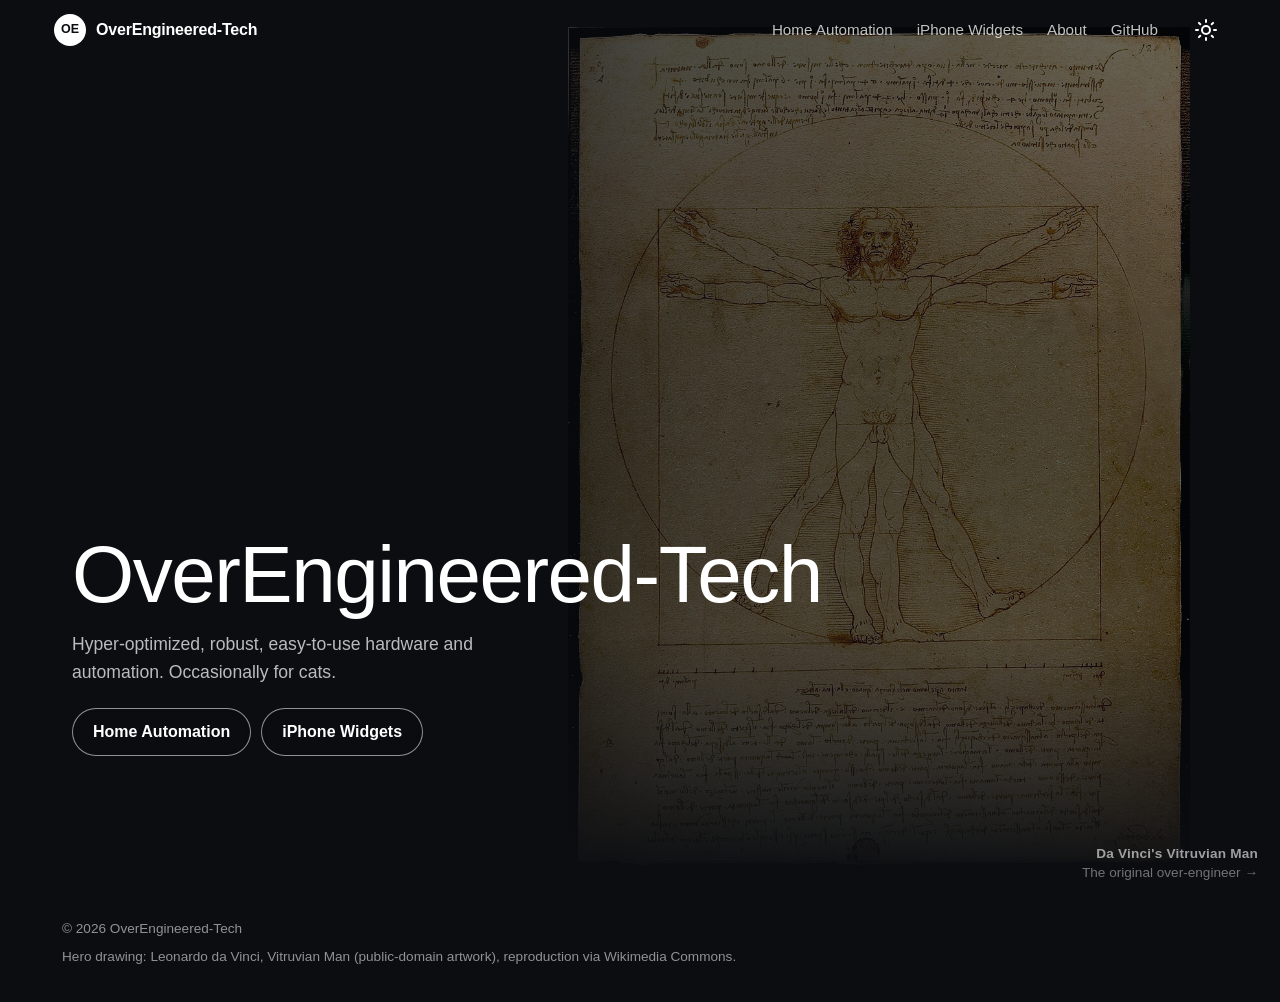
<file: index.html>
<!DOCTYPE html>
<html lang="en" data-theme="dark">
<head>
  <meta charset="UTF-8">
  <meta name="viewport" content="width=device-width, initial-scale=1.0">
  <title>OverEngineered-Tech</title>
  <meta name="description" content="Hyper-optimized, robust, easy-to-use hardware, automation and iPhone widgets from OverEngineered-Tech.">
  <meta name="theme-color" content="#0b0d11">
  <meta property="og:title" content="OverEngineered-Tech">
  <meta property="og:description" content="Over-engineered hardware, home automation and iPhone widgets.">
  <meta property="og:image" content="https://www.overengineered-tech.com/images/vitruvian-man-original.jpg">
  <link rel="icon" href="data:image/svg+xml,%3Csvg xmlns=%22http://www.w3.org/2000/svg%22 viewBox=%220 0 100 100%22%3E%3Ctext y=%22.9em%22 font-size=%2290%22%3E%E2%9A%99%EF%B8%8F%3C/text%3E%3C/svg%3E">
  <script>try{var t=localStorage.getItem("theme");if(!t){t=matchMedia("(prefers-color-scheme: dark)").matches?"dark":"light"}document.documentElement.setAttribute("data-theme",t)}catch(e){}</script>
  <link rel="stylesheet" href="style.css">
</head>
<body class="home">

  <header class="navbar navbar--hero">
    <div class="navbar__inner">
      <button class="burger" id="burger" type="button" aria-label="Open menu" aria-expanded="false" aria-controls="drawer"><svg viewBox="0 0 24 24" aria-hidden="true"><path d="M4 7h16M4 12h16M4 17h16"/></svg></button>
      <a class="brand" href="index.html"><span class="logo" aria-hidden="true">OE</span><span>OverEngineered-Tech</span></a>
      <nav class="navlinks" aria-label="Main">
        <a href="home-automation.html">Home Automation</a>
        <a href="iphone-widgets.html">iPhone Widgets</a>
        <a href="about.html">About</a>
        <a href="https://github.com/OverEngineered-Tech">GitHub</a>
      </nav>
      <button class="theme" type="button" data-theme-toggle aria-label="Switch between light and dark"><svg class="sun" viewBox="0 0 24 24" aria-hidden="true"><circle cx="12" cy="12" r="4"/><path d="M12 2v2M12 20v2M2 12h2M20 12h2M4.9 4.9l1.4 1.4M17.7 17.7l1.4 1.4M4.9 19.1l1.4-1.4M17.7 6.3l1.4-1.4"/></svg><svg class="moon" viewBox="0 0 24 24" aria-hidden="true"><path d="M20 14.5A8 8 0 0 1 9.5 4 8 8 0 1 0 20 14.5z"/></svg></button>
    </div>
  </header>

  <div class="scrim" id="scrim" hidden></div>
  <aside class="drawer" id="drawer" aria-hidden="true" aria-label="Menu">
    <div class="drawer-head">
      <a class="brand" href="index.html"><span class="logo" aria-hidden="true">OE</span><span>OverEngineered-Tech</span></a>
      <button class="drawer-close" type="button" data-close aria-label="Close menu"><svg viewBox="0 0 24 24" aria-hidden="true"><path d="M6 6l12 12M18 6L6 18"/></svg></button>
    </div>
    <nav aria-label="Menu">
      <a href="home-automation.html">Home Automation</a>
      <a href="iphone-widgets.html">iPhone Widgets</a>
      <a href="about.html">About</a>
      <a href="https://github.com/OverEngineered-Tech">GitHub</a>
    </nav>
  </aside>

  <main>
    <section class="hero">
      <div class="hero-art">
        <img src="images/vitruvian-man-original.jpg" width="960" height="1305" alt="Leonardo da Vinci's Vitruvian Man drawing">
      </div>
      <div class="hero-text">
        <h1>OverEngineered-Tech</h1>
        <p>Hyper-optimized, robust, easy-to-use hardware and automation. Occasionally for cats.</p>
        <div class="hero-links">
          <a class="pill" href="home-automation.html">Home Automation</a>
          <a class="pill" href="iphone-widgets.html">iPhone Widgets</a>
        </div>
      </div>
      <a class="hero-more" href="vitruvian-man.html"><span class="hero-more__title">Da Vinci's Vitruvian Man</span><span>The original over-engineer &rarr;</span></a>
    </section>
  </main>

  <footer>
    <p>&copy; 2026 OverEngineered-Tech</p>
    <p>Hero drawing: Leonardo da Vinci, Vitruvian Man (public-domain artwork), reproduction via Wikimedia Commons.</p>
  </footer>

  <script src="site.js"></script>
</body>
</html>
</file>
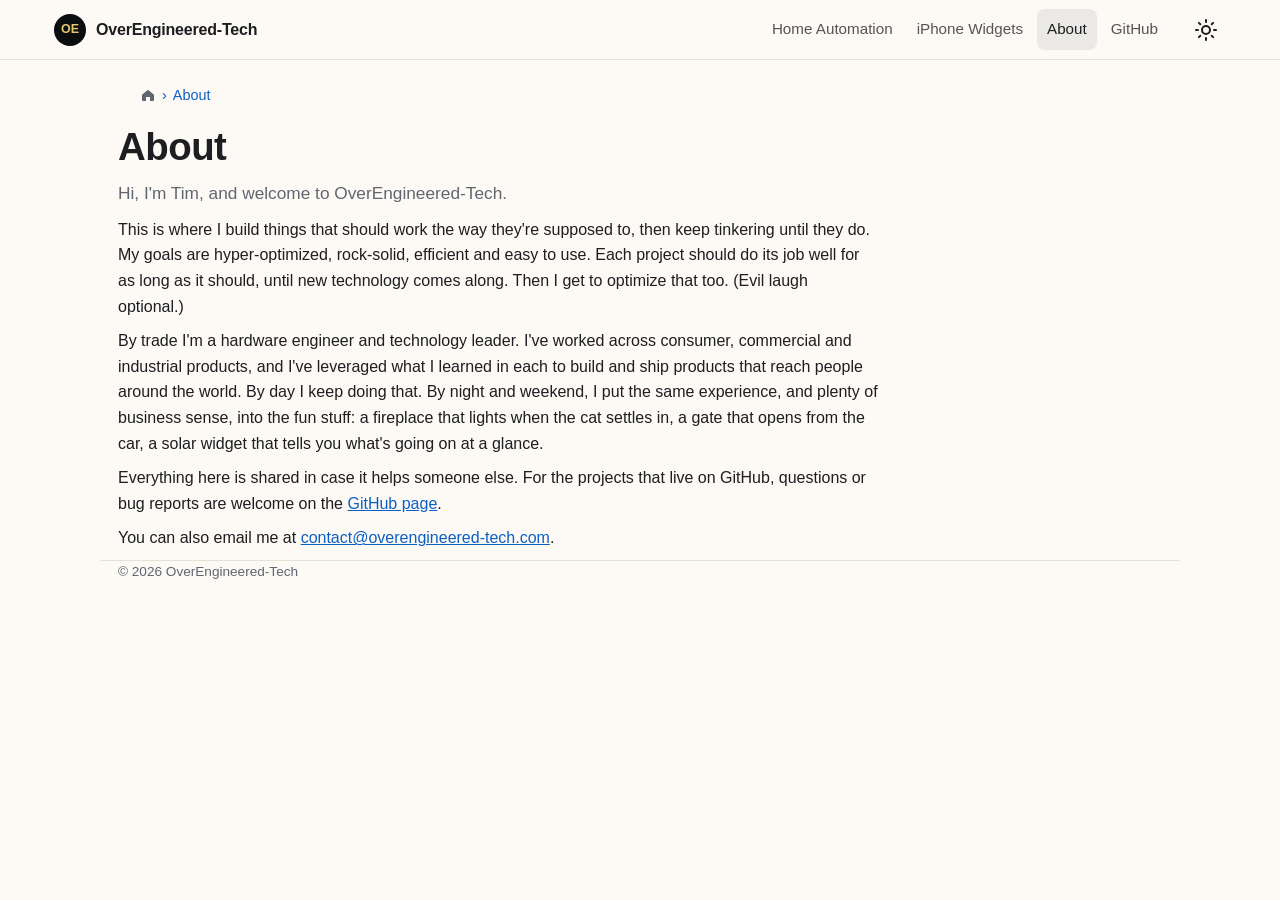
<file: about.html>
<!DOCTYPE html>
<html lang="en" data-theme="light">
<head>
  <meta charset="UTF-8">
  <meta name="viewport" content="width=device-width, initial-scale=1.0">
  <title>About | OverEngineered-Tech</title>
  <meta name="description" content="About OverEngineered-Tech: hyper-optimized, robust, easy-to-use hardware and automation projects.">
  <meta name="theme-color" content="#0f1115">
  <link rel="icon" href="data:image/svg+xml,%3Csvg xmlns=%22http://www.w3.org/2000/svg%22 viewBox=%220 0 100 100%22%3E%3Ctext y=%22.9em%22 font-size=%2290%22%3E%E2%9A%99%EF%B8%8F%3C/text%3E%3C/svg%3E">
  <script>try{var t=localStorage.getItem("theme");if(!t){t=matchMedia("(prefers-color-scheme: dark)").matches?"dark":"light"}document.documentElement.setAttribute("data-theme",t)}catch(e){}</script>
  <link rel="stylesheet" href="style.css">
</head>
<body>

  <header class="navbar">
    <div class="navbar__inner">
      <button class="burger" id="burger" type="button" aria-label="Open menu" aria-expanded="false" aria-controls="drawer"><svg viewBox="0 0 24 24" aria-hidden="true"><path d="M4 7h16M4 12h16M4 17h16"/></svg></button>
      <a class="brand" href="index.html"><span class="logo" aria-hidden="true">OE</span><span>OverEngineered-Tech</span></a>
      <nav class="navlinks" aria-label="Main">
        <a href="home-automation.html">Home Automation</a>
        <a href="iphone-widgets.html">iPhone Widgets</a>
        <a href="about.html" aria-current="page">About</a>
        <a href="https://github.com/OverEngineered-Tech">GitHub</a>
      </nav>
      <button class="theme" type="button" data-theme-toggle aria-label="Switch between light and dark"><svg class="sun" viewBox="0 0 24 24" aria-hidden="true"><circle cx="12" cy="12" r="4"/><path d="M12 2v2M12 20v2M2 12h2M20 12h2M4.9 4.9l1.4 1.4M17.7 17.7l1.4 1.4M4.9 19.1l1.4-1.4M17.7 6.3l1.4-1.4"/></svg><svg class="moon" viewBox="0 0 24 24" aria-hidden="true"><path d="M20 14.5A8 8 0 0 1 9.5 4 8 8 0 1 0 20 14.5z"/></svg></button>
    </div>
  </header>

  <div class="scrim" id="scrim" hidden></div>
  <aside class="drawer" id="drawer" aria-hidden="true" aria-label="Menu">
    <div class="drawer-head">
      <a class="brand" href="index.html"><span class="logo" aria-hidden="true">OE</span><span>OverEngineered-Tech</span></a>
      <button class="drawer-close" type="button" data-close aria-label="Close menu"><svg viewBox="0 0 24 24" aria-hidden="true"><path d="M6 6l12 12M18 6L6 18"/></svg></button>
    </div>
    <nav aria-label="Menu">
      <a href="home-automation.html">Home Automation</a>
      <a href="iphone-widgets.html">iPhone Widgets</a>
      <a href="about.html" aria-current="page">About</a>
      <a href="https://github.com/OverEngineered-Tech">GitHub</a>
    </nav>
  </aside>

  <main class="wrap page">
    <ol class="crumbs" aria-label="Breadcrumb">
      <li><a href="index.html" aria-label="Home"><svg viewBox="0 0 24 24" aria-hidden="true"><path d="M3 11.5 12 4l9 7.5V20a1 1 0 0 1-1 1h-5v-6H9v6H4a1 1 0 0 1-1-1z"/></svg></a></li>
      <li aria-current="page">About</li>
    </ol>

    <h1>About</h1>
    <div class="prose">
      <p class="lead">Hi, I'm Tim, and welcome to OverEngineered-Tech.</p>
      <p>This is where I build things that should work the way they're supposed to, then keep tinkering until they do. My goals are hyper-optimized, rock-solid, efficient and easy to use. Each project should do its job well for as long as it should, until new technology comes along. Then I get to optimize that too. (Evil laugh optional.)</p>
      <p>By trade I'm a hardware engineer and technology leader. I've worked across consumer, commercial and industrial products, and I've leveraged what I learned in each to build and ship products that reach people around the world. By day I keep doing that. By night and weekend, I put the same experience, and plenty of business sense, into the fun stuff: a fireplace that lights when the cat settles in, a gate that opens from the car, a solar widget that tells you what's going on at a glance.</p>
      <p>Everything here is shared in case it helps someone else. For the projects that live on GitHub, questions or bug reports are welcome on the <a href="https://github.com/OverEngineered-Tech">GitHub page</a>.</p>
      <p>You can also email me at <a href="mailto:contact@overengineered-tech.com">contact@overengineered-tech.com</a>.</p>
      <p class="note" id="visitor-line" hidden>Visiting inventors: <span id="visitor-count"></span></p>
    </div>
  </main>

  <footer class="wrap">
    <p>&copy; 2026 OverEngineered-Tech</p>
  </footer>

  <script src="site.js"></script>
</body>
</html>
</file>
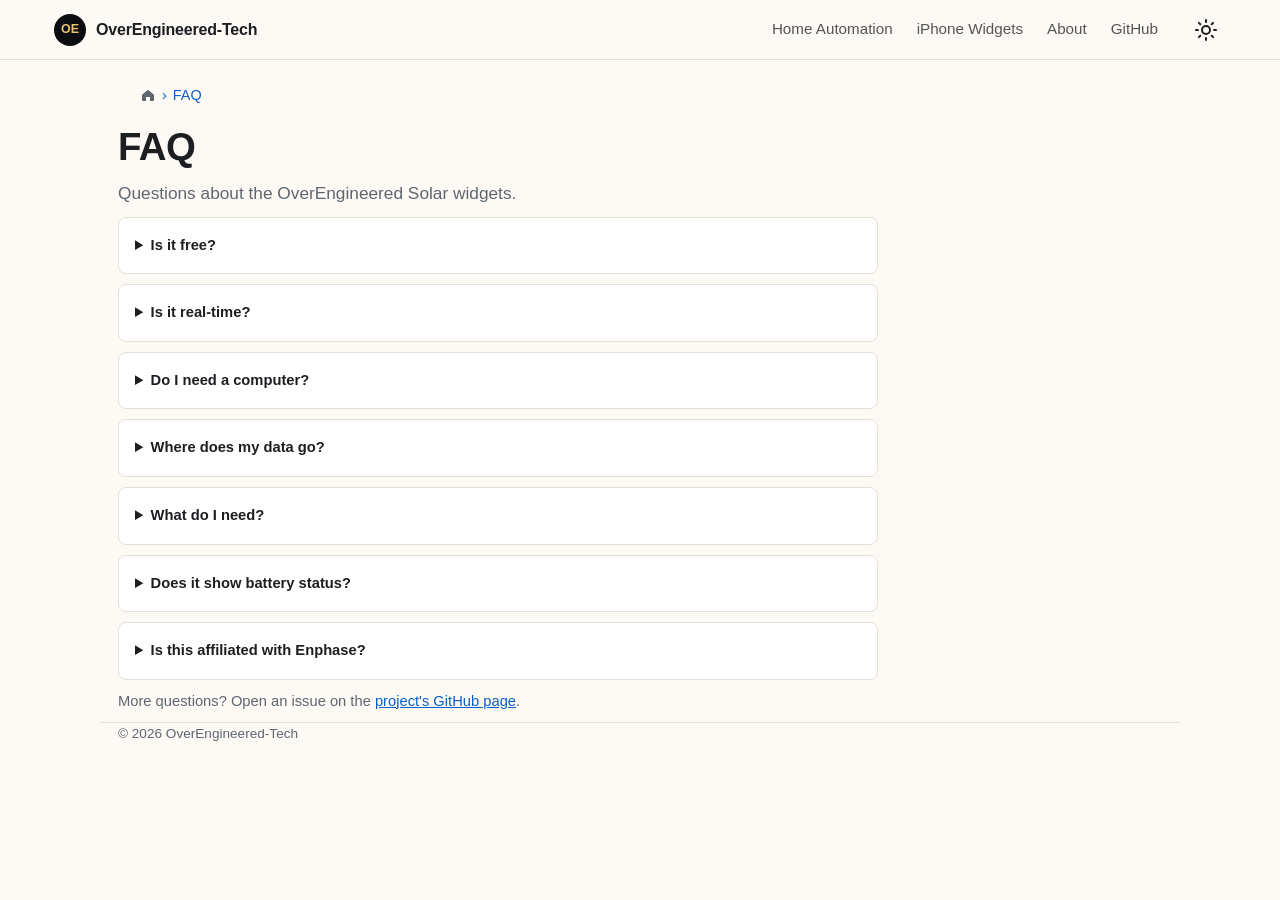
<file: faq.html>
<!DOCTYPE html>
<html lang="en" data-theme="light">
<head>
  <meta charset="UTF-8">
  <meta name="viewport" content="width=device-width, initial-scale=1.0">
  <title>FAQ | OverEngineered-Tech</title>
  <meta name="description" content="Frequently asked questions about the OverEngineered Solar iPhone widgets.">
  <meta name="theme-color" content="#0f1115">
  <link rel="icon" href="data:image/svg+xml,%3Csvg xmlns=%22http://www.w3.org/2000/svg%22 viewBox=%220 0 100 100%22%3E%3Ctext y=%22.9em%22 font-size=%2290%22%3E%E2%9A%99%EF%B8%8F%3C/text%3E%3C/svg%3E">
  <script>try{var t=localStorage.getItem("theme");if(!t){t=matchMedia("(prefers-color-scheme: dark)").matches?"dark":"light"}document.documentElement.setAttribute("data-theme",t)}catch(e){}</script>
  <link rel="stylesheet" href="style.css">
</head>
<body>

  <header class="navbar">
    <div class="navbar__inner">
      <button class="burger" id="burger" type="button" aria-label="Open menu" aria-expanded="false" aria-controls="drawer"><svg viewBox="0 0 24 24" aria-hidden="true"><path d="M4 7h16M4 12h16M4 17h16"/></svg></button>
      <a class="brand" href="index.html"><span class="logo" aria-hidden="true">OE</span><span>OverEngineered-Tech</span></a>
      <nav class="navlinks" aria-label="Main">
        <a href="home-automation.html">Home Automation</a>
        <a href="iphone-widgets.html">iPhone Widgets</a>
        <a href="about.html">About</a>
        <a href="https://github.com/OverEngineered-Tech">GitHub</a>
      </nav>
      <button class="theme" type="button" data-theme-toggle aria-label="Switch between light and dark"><svg class="sun" viewBox="0 0 24 24" aria-hidden="true"><circle cx="12" cy="12" r="4"/><path d="M12 2v2M12 20v2M2 12h2M20 12h2M4.9 4.9l1.4 1.4M17.7 17.7l1.4 1.4M4.9 19.1l1.4-1.4M17.7 6.3l1.4-1.4"/></svg><svg class="moon" viewBox="0 0 24 24" aria-hidden="true"><path d="M20 14.5A8 8 0 0 1 9.5 4 8 8 0 1 0 20 14.5z"/></svg></button>
    </div>
  </header>

  <div class="scrim" id="scrim" hidden></div>
  <aside class="drawer" id="drawer" aria-hidden="true" aria-label="Menu">
    <div class="drawer-head">
      <a class="brand" href="index.html"><span class="logo" aria-hidden="true">OE</span><span>OverEngineered-Tech</span></a>
      <button class="drawer-close" type="button" data-close aria-label="Close menu"><svg viewBox="0 0 24 24" aria-hidden="true"><path d="M6 6l12 12M18 6L6 18"/></svg></button>
    </div>
    <nav aria-label="Menu">
      <a href="home-automation.html">Home Automation</a>
      <a href="iphone-widgets.html">iPhone Widgets</a>
      <a href="about.html">About</a>
      <a href="https://github.com/OverEngineered-Tech">GitHub</a>
    </nav>
  </aside>

  <main class="wrap page">
    <ol class="crumbs" aria-label="Breadcrumb">
      <li><a href="index.html" aria-label="Home"><svg viewBox="0 0 24 24" aria-hidden="true"><path d="M3 11.5 12 4l9 7.5V20a1 1 0 0 1-1 1h-5v-6H9v6H4a1 1 0 0 1-1-1z"/></svg></a></li>
      <li aria-current="page">FAQ</li>
    </ol>

    <h1>FAQ</h1>
    <p class="lead prose">Questions about the OverEngineered Solar widgets.</p>

    <div class="faq prose">
      <details>
        <summary>Is it free?</summary>
        <p>Yes, for personal and other noncommercial use, under the PolyForm Noncommercial License 1.0.0.</p>
      </details>
      <details>
        <summary>Is it real-time?</summary>
        <p>No. It updates about once an hour while the sun is up, because Enphase's free plan allows about 1,000 requests a month.</p>
      </details>
      <details>
        <summary>Do I need a computer?</summary>
        <p>No. It runs on your iPhone in the Scriptable app. A computer is only handy for reading the printable guide or setting up the Enphase developer account.</p>
      </details>
      <details>
        <summary>Where does my data go?</summary>
        <p>Your settings and keys stay on your phone. The widget talks only to Enphase (your solar data), Open-Meteo (weather) and Zippopotam.us (ZIP code lookup).</p>
      </details>
      <details>
        <summary>What do I need?</summary>
        <p>An iPhone with Scriptable, an Enphase system with the login you use in the Enphase app, and a free Enphase developer account. The setup script walks you through the last one.</p>
      </details>
      <details>
        <summary>Does it show battery status?</summary>
        <p>No.</p>
      </details>
      <details>
        <summary>Is this affiliated with Enphase?</summary>
        <p>No. It is not affiliated with or endorsed by Enphase Energy, Inc. Enphase is a registered trademark of Enphase Energy, Inc.</p>
      </details>
    </div>
    <p class="note prose">More questions? Open an issue on the <a href="https://github.com/OverEngineered-Tech/OverEngineered-Solar">project's GitHub page</a>.</p>
  </main>

  <footer class="wrap">
    <p>&copy; 2026 OverEngineered-Tech</p>
  </footer>

  <script src="site.js"></script>
</body>
</html>
</file>
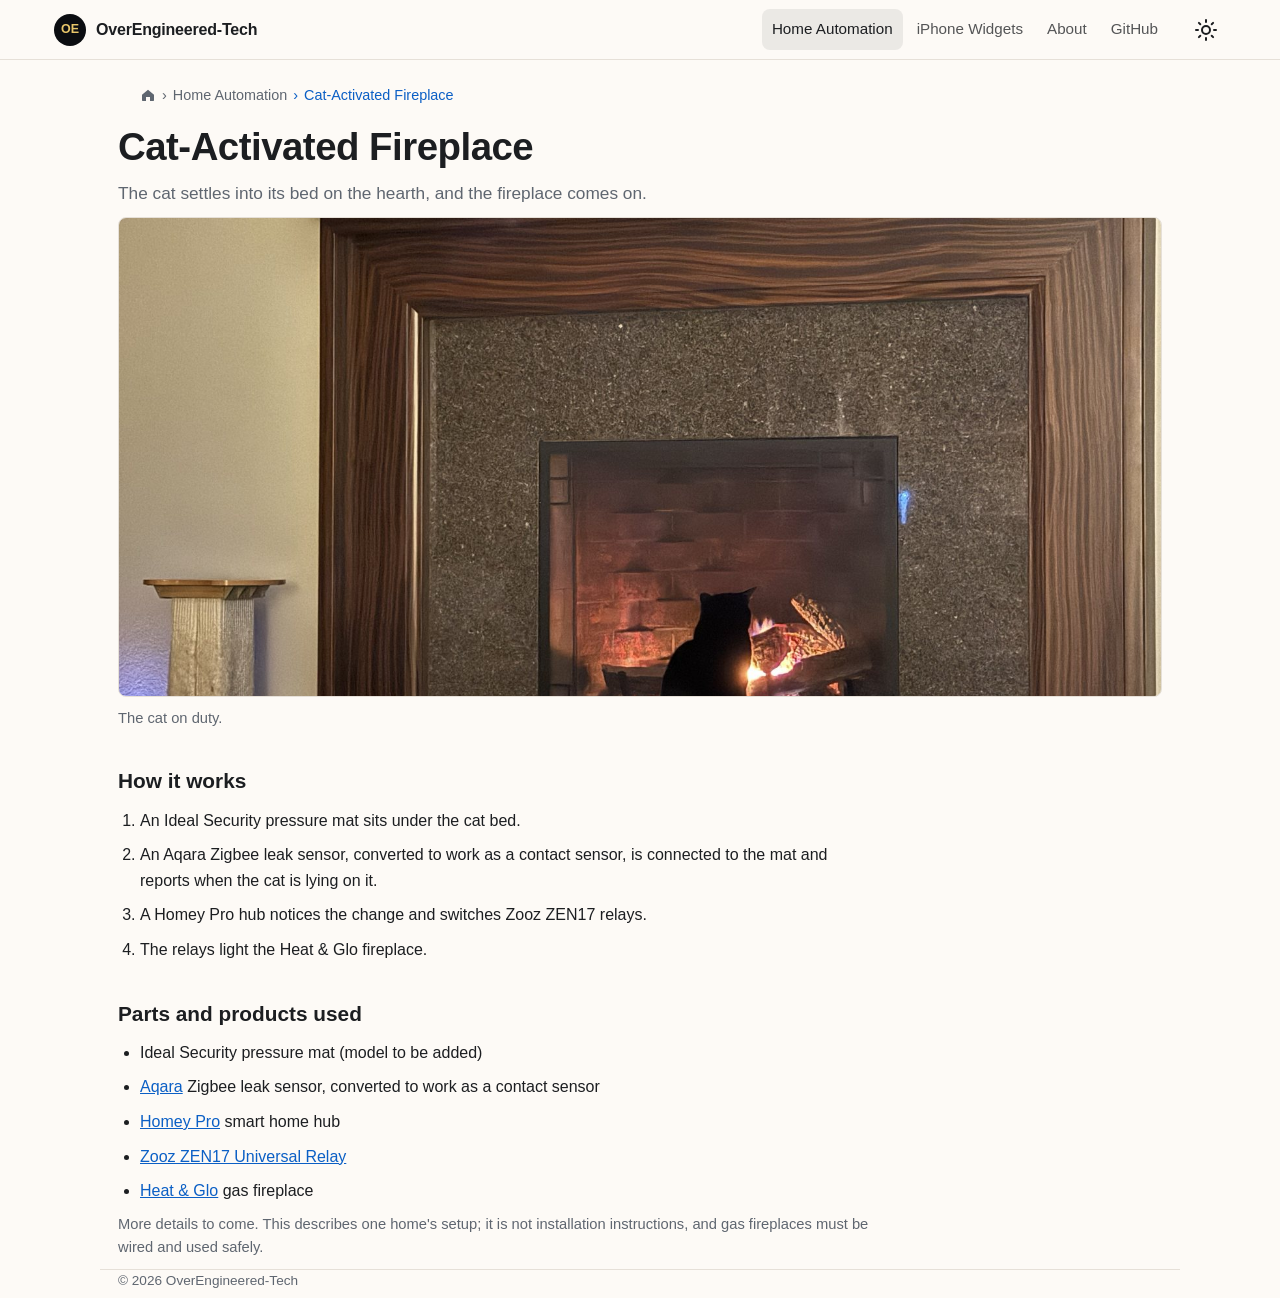
<file: fireplace.html>
<!DOCTYPE html>
<html lang="en" data-theme="light">
<head>
  <meta charset="UTF-8">
  <meta name="viewport" content="width=device-width, initial-scale=1.0">
  <title>Cat-Activated Fireplace | OverEngineered-Tech</title>
  <meta name="description" content="A pressure mat under the cat bed tells a Homey Pro hub when the cat settles in, and the fireplace comes on.">
  <meta name="theme-color" content="#0f1115">
  <meta property="og:title" content="Cat-Activated Fireplace">
  <meta property="og:description" content="A pressure mat under the cat bed tells a Homey Pro hub when the cat settles in, and the fireplace comes on.">
  <meta property="og:image" content="https://www.overengineered-tech.com/images/fireplace-cat-hearth.jpg">
  <link rel="icon" href="data:image/svg+xml,%3Csvg xmlns=%22http://www.w3.org/2000/svg%22 viewBox=%220 0 100 100%22%3E%3Ctext y=%22.9em%22 font-size=%2290%22%3E%E2%9A%99%EF%B8%8F%3C/text%3E%3C/svg%3E">
  <script>try{var t=localStorage.getItem("theme");if(!t){t=matchMedia("(prefers-color-scheme: dark)").matches?"dark":"light"}document.documentElement.setAttribute("data-theme",t)}catch(e){}</script>
  <link rel="stylesheet" href="style.css">
</head>
<body>

  <header class="navbar">
    <div class="navbar__inner">
      <button class="burger" id="burger" type="button" aria-label="Open menu" aria-expanded="false" aria-controls="drawer"><svg viewBox="0 0 24 24" aria-hidden="true"><path d="M4 7h16M4 12h16M4 17h16"/></svg></button>
      <a class="brand" href="index.html"><span class="logo" aria-hidden="true">OE</span><span>OverEngineered-Tech</span></a>
      <nav class="navlinks" aria-label="Main">
        <a href="home-automation.html" aria-current="page">Home Automation</a>
        <a href="iphone-widgets.html">iPhone Widgets</a>
        <a href="about.html">About</a>
        <a href="https://github.com/OverEngineered-Tech">GitHub</a>
      </nav>
      <button class="theme" type="button" data-theme-toggle aria-label="Switch between light and dark"><svg class="sun" viewBox="0 0 24 24" aria-hidden="true"><circle cx="12" cy="12" r="4"/><path d="M12 2v2M12 20v2M2 12h2M20 12h2M4.9 4.9l1.4 1.4M17.7 17.7l1.4 1.4M4.9 19.1l1.4-1.4M17.7 6.3l1.4-1.4"/></svg><svg class="moon" viewBox="0 0 24 24" aria-hidden="true"><path d="M20 14.5A8 8 0 0 1 9.5 4 8 8 0 1 0 20 14.5z"/></svg></button>
    </div>
  </header>

  <div class="scrim" id="scrim" hidden></div>
  <aside class="drawer" id="drawer" aria-hidden="true" aria-label="Menu">
    <div class="drawer-head">
      <a class="brand" href="index.html"><span class="logo" aria-hidden="true">OE</span><span>OverEngineered-Tech</span></a>
      <button class="drawer-close" type="button" data-close aria-label="Close menu"><svg viewBox="0 0 24 24" aria-hidden="true"><path d="M6 6l12 12M18 6L6 18"/></svg></button>
    </div>
    <nav aria-label="Menu">
      <a href="home-automation.html" aria-current="page">Home Automation</a>
      <a href="iphone-widgets.html">iPhone Widgets</a>
      <a href="about.html">About</a>
      <a href="https://github.com/OverEngineered-Tech">GitHub</a>
    </nav>
  </aside>

  <main class="wrap page">
    <ol class="crumbs" aria-label="Breadcrumb">
      <li><a href="index.html" aria-label="Home"><svg viewBox="0 0 24 24" aria-hidden="true"><path d="M3 11.5 12 4l9 7.5V20a1 1 0 0 1-1 1h-5v-6H9v6H4a1 1 0 0 1-1-1z"/></svg></a></li>
      <li><a href="home-automation.html">Home Automation</a></li>
      <li aria-current="page">Cat-Activated Fireplace</li>
    </ol>

    <h1>Cat-Activated Fireplace</h1>
    <p class="lead prose">The cat settles into its bed on the hearth, and the fireplace comes on.</p>

    <img class="photo" src="images/fireplace-cat-hearth.jpg" width="1600" height="1200" alt="A black cat sitting on its bed on the hearth, watching the gas fireplace it just switched on">
    <p class="note">The cat on duty.</p>

    <div class="prose">
      <h2>How it works</h2>
      <ol>
        <li>An Ideal Security pressure mat sits under the cat bed.</li>
        <li>An Aqara Zigbee leak sensor, converted to work as a contact sensor, is connected to the mat and reports when the cat is lying on it.</li>
        <li>A Homey Pro hub notices the change and switches Zooz ZEN17 relays.</li>
        <li>The relays light the Heat &amp; Glo fireplace.</li>
      </ol>

      <h2>Parts and products used</h2>
      <ul>
        <li>Ideal Security pressure mat (model to be added)</li>
        <li><a href="https://www.aqara.com">Aqara</a> Zigbee leak sensor, converted to work as a contact sensor</li>
        <li><a href="https://homey.app/en-us/homey-pro/">Homey Pro</a> smart home hub</li>
        <li><a href="https://www.getzooz.com/zooz-zen17-universal-relay/">Zooz ZEN17 Universal Relay</a></li>
        <li><a href="https://www.heatnglo.com">Heat &amp; Glo</a> gas fireplace</li>
      </ul>

      <p class="note">More details to come. This describes one home's setup; it is not installation instructions, and gas fireplaces must be wired and used safely.</p>
    </div>
  </main>

  <footer class="wrap">
    <p>&copy; 2026 OverEngineered-Tech</p>
  </footer>

  <script src="site.js"></script>
</body>
</html>
</file>
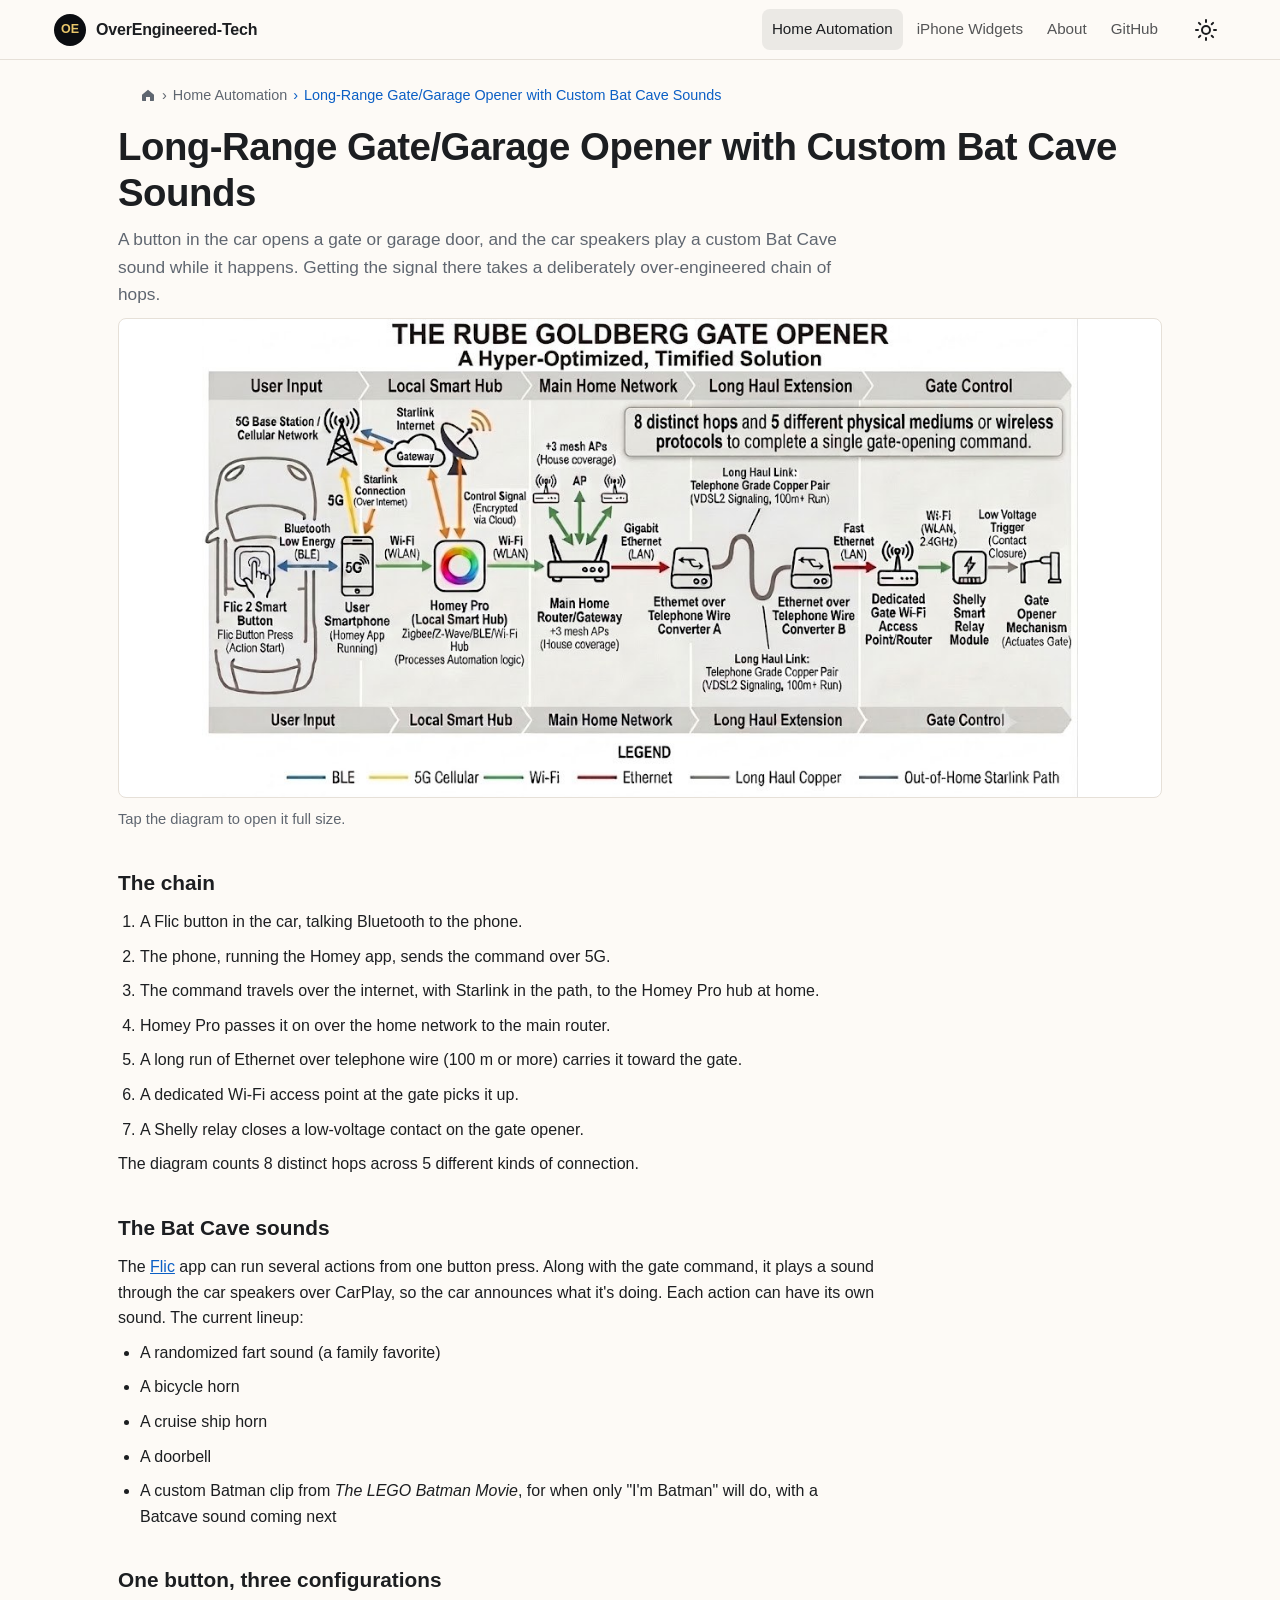
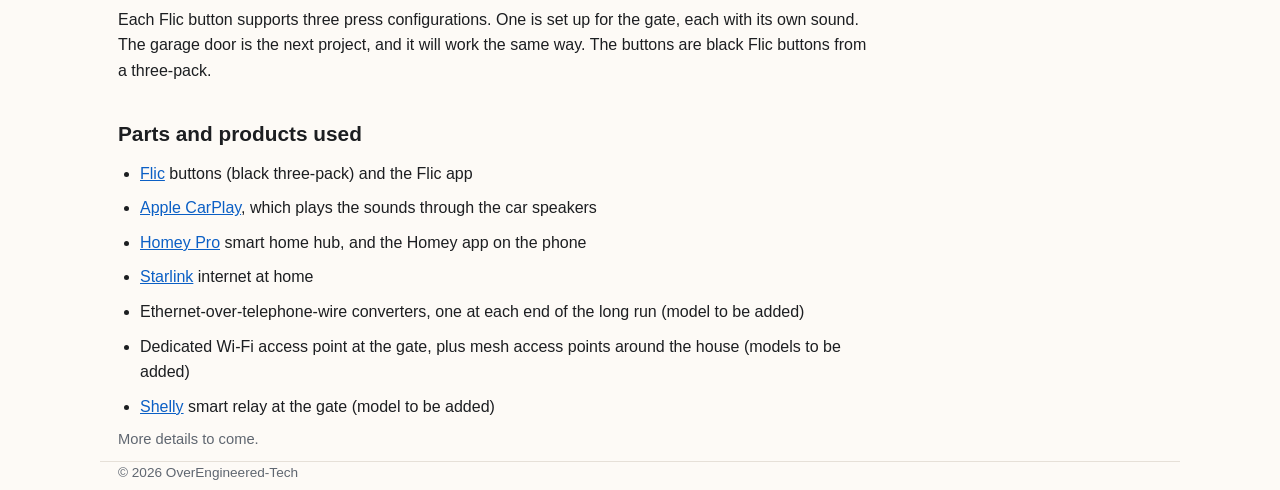
<file: gate-opener.html>
<!DOCTYPE html>
<html lang="en" data-theme="light">
<head>
  <meta charset="UTF-8">
  <meta name="viewport" content="width=device-width, initial-scale=1.0">
  <title>Long-Range Gate/Garage Opener with Custom Bat Cave Sounds | OverEngineered-Tech</title>
  <meta name="description" content="A button in the car opens a gate or garage door and plays a custom Bat Cave sound, through a deliberately over-engineered chain of wireless and wired hops.">
  <meta name="theme-color" content="#0f1115">
  <meta property="og:title" content="Long-Range Gate/Garage Opener with Custom Bat Cave Sounds">
  <meta property="og:description" content="A button in the car opens a gate or garage door and plays a custom Bat Cave sound, through a deliberately over-engineered chain of wireless and wired hops.">
  <meta property="og:image" content="https://www.overengineered-tech.com/images/gate-opener-flowchart-hires.jpg">
  <link rel="icon" href="data:image/svg+xml,%3Csvg xmlns=%22http://www.w3.org/2000/svg%22 viewBox=%220 0 100 100%22%3E%3Ctext y=%22.9em%22 font-size=%2290%22%3E%E2%9A%99%EF%B8%8F%3C/text%3E%3C/svg%3E">
  <script>try{var t=localStorage.getItem("theme");if(!t){t=matchMedia("(prefers-color-scheme: dark)").matches?"dark":"light"}document.documentElement.setAttribute("data-theme",t)}catch(e){}</script>
  <link rel="stylesheet" href="style.css">
</head>
<body>

  <header class="navbar">
    <div class="navbar__inner">
      <button class="burger" id="burger" type="button" aria-label="Open menu" aria-expanded="false" aria-controls="drawer"><svg viewBox="0 0 24 24" aria-hidden="true"><path d="M4 7h16M4 12h16M4 17h16"/></svg></button>
      <a class="brand" href="index.html"><span class="logo" aria-hidden="true">OE</span><span>OverEngineered-Tech</span></a>
      <nav class="navlinks" aria-label="Main">
        <a href="home-automation.html" aria-current="page">Home Automation</a>
        <a href="iphone-widgets.html">iPhone Widgets</a>
        <a href="about.html">About</a>
        <a href="https://github.com/OverEngineered-Tech">GitHub</a>
      </nav>
      <button class="theme" type="button" data-theme-toggle aria-label="Switch between light and dark"><svg class="sun" viewBox="0 0 24 24" aria-hidden="true"><circle cx="12" cy="12" r="4"/><path d="M12 2v2M12 20v2M2 12h2M20 12h2M4.9 4.9l1.4 1.4M17.7 17.7l1.4 1.4M4.9 19.1l1.4-1.4M17.7 6.3l1.4-1.4"/></svg><svg class="moon" viewBox="0 0 24 24" aria-hidden="true"><path d="M20 14.5A8 8 0 0 1 9.5 4 8 8 0 1 0 20 14.5z"/></svg></button>
    </div>
  </header>

  <div class="scrim" id="scrim" hidden></div>
  <aside class="drawer" id="drawer" aria-hidden="true" aria-label="Menu">
    <div class="drawer-head">
      <a class="brand" href="index.html"><span class="logo" aria-hidden="true">OE</span><span>OverEngineered-Tech</span></a>
      <button class="drawer-close" type="button" data-close aria-label="Close menu"><svg viewBox="0 0 24 24" aria-hidden="true"><path d="M6 6l12 12M18 6L6 18"/></svg></button>
    </div>
    <nav aria-label="Menu">
      <a href="home-automation.html" aria-current="page">Home Automation</a>
      <a href="iphone-widgets.html">iPhone Widgets</a>
      <a href="about.html">About</a>
      <a href="https://github.com/OverEngineered-Tech">GitHub</a>
    </nav>
  </aside>

  <main class="wrap page">
    <ol class="crumbs" aria-label="Breadcrumb">
      <li><a href="index.html" aria-label="Home"><svg viewBox="0 0 24 24" aria-hidden="true"><path d="M3 11.5 12 4l9 7.5V20a1 1 0 0 1-1 1h-5v-6H9v6H4a1 1 0 0 1-1-1z"/></svg></a></li>
      <li><a href="home-automation.html">Home Automation</a></li>
      <li aria-current="page">Long-Range Gate/Garage Opener with Custom Bat Cave Sounds</li>
    </ol>

    <h1>Long-Range Gate/Garage Opener with Custom Bat Cave Sounds</h1>
    <p class="lead prose">A button in the car opens a gate or garage door, and the car speakers play a custom Bat Cave sound while it happens. Getting the signal there takes a deliberately over-engineered chain of hops.</p>

    <a href="images/gate-opener-flowchart-hires.jpg">
      <img class="photo contain" src="images/gate-opener-flowchart-hires.jpg" width="1024" height="559" alt="Diagram of the chain from a car button to a gate opener: Bluetooth, 5G, Starlink, Homey Pro, home Wi-Fi, Ethernet over telephone wire, a gate-side Wi-Fi access point, and a relay at the gate">
    </a>
    <p class="note">Tap the diagram to open it full size.</p>

    <div class="prose">
      <h2>The chain</h2>
      <ol>
        <li>A Flic button in the car, talking Bluetooth to the phone.</li>
        <li>The phone, running the Homey app, sends the command over 5G.</li>
        <li>The command travels over the internet, with Starlink in the path, to the Homey Pro hub at home.</li>
        <li>Homey Pro passes it on over the home network to the main router.</li>
        <li>A long run of Ethernet over telephone wire (100 m or more) carries it toward the gate.</li>
        <li>A dedicated Wi-Fi access point at the gate picks it up.</li>
        <li>A Shelly relay closes a low-voltage contact on the gate opener.</li>
      </ol>
      <p>The diagram counts 8 distinct hops across 5 different kinds of connection.</p>

      <h2>The Bat Cave sounds</h2>
      <p>The <a href="https://flic.io/shop">Flic</a> app can run several actions from one button press. Along with the gate command, it plays a sound through the car speakers over CarPlay, so the car announces what it's doing. Each action can have its own sound. The current lineup:</p>
      <ul>
        <li>A randomized fart sound (a family favorite)</li>
        <li>A bicycle horn</li>
        <li>A cruise ship horn</li>
        <li>A doorbell</li>
        <li>A custom Batman clip from <em>The LEGO Batman Movie</em>, for when only "I'm Batman" will do, with a Batcave sound coming next</li>
      </ul>

      <h2>One button, three configurations</h2>
      <p>Each Flic button supports three press configurations. One is set up for the gate, each with its own sound. The garage door is the next project, and it will work the same way. The buttons are black Flic buttons from a three-pack.</p>

      <h2>Parts and products used</h2>
      <ul>
        <li><a href="https://flic.io/shop">Flic</a> buttons (black three-pack) and the Flic app</li>
        <li><a href="https://www.apple.com/ios/carplay/">Apple CarPlay</a>, which plays the sounds through the car speakers</li>
        <li><a href="https://homey.app/en-us/homey-pro/">Homey Pro</a> smart home hub, and the Homey app on the phone</li>
        <li><a href="https://www.starlink.com">Starlink</a> internet at home</li>
        <li>Ethernet-over-telephone-wire converters, one at each end of the long run (model to be added)</li>
        <li>Dedicated Wi-Fi access point at the gate, plus mesh access points around the house (models to be added)</li>
        <li><a href="https://www.shelly.com">Shelly</a> smart relay at the gate (model to be added)</li>
      </ul>

      <p class="note">More details to come.</p>
    </div>
  </main>

  <footer class="wrap">
    <p>&copy; 2026 OverEngineered-Tech</p>
  </footer>

  <script src="site.js"></script>
</body>
</html>
</file>
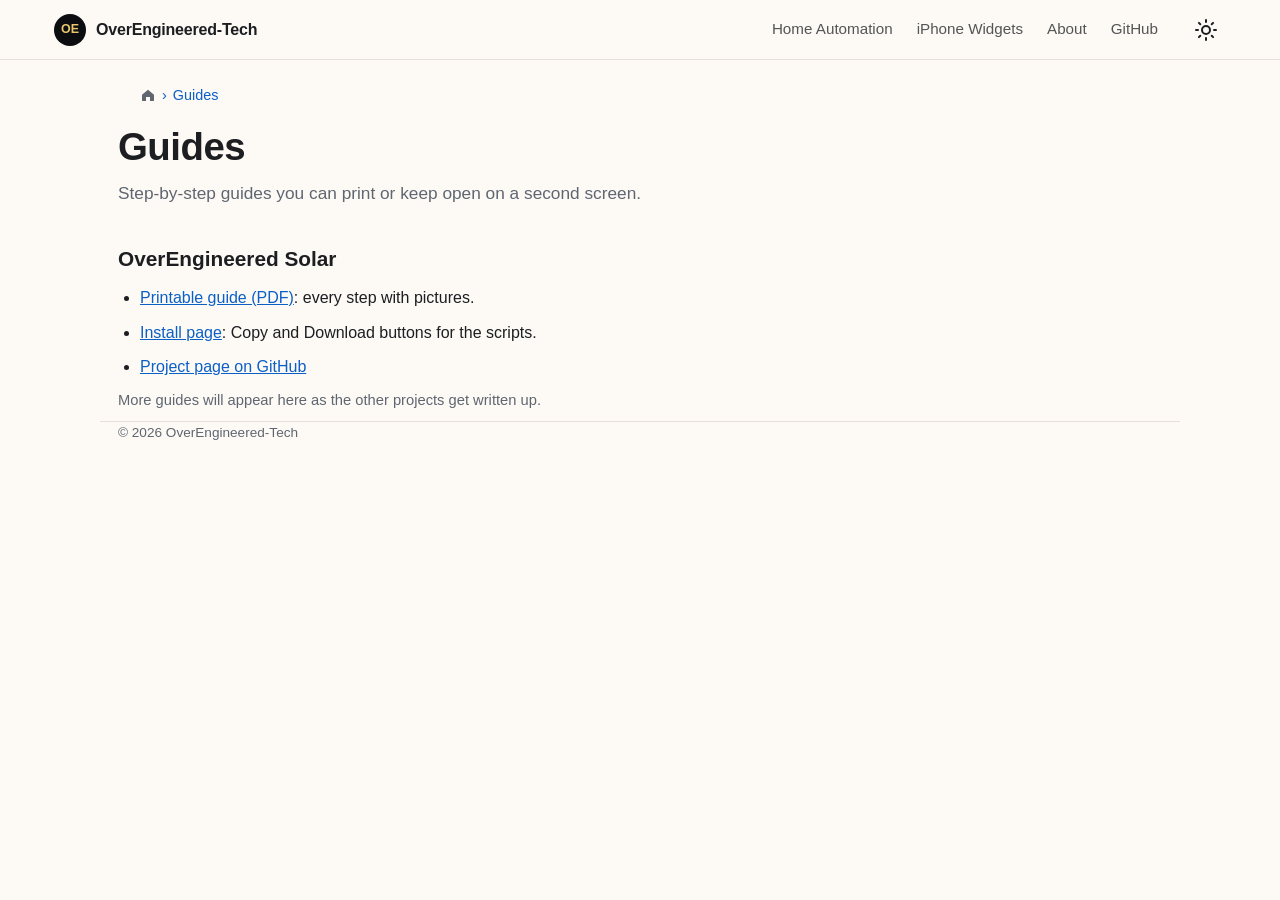
<file: guides.html>
<!DOCTYPE html>
<html lang="en" data-theme="light">
<head>
  <meta charset="UTF-8">
  <meta name="viewport" content="width=device-width, initial-scale=1.0">
  <title>Guides | OverEngineered-Tech</title>
  <meta name="description" content="Printable guides and project pages from OverEngineered-Tech.">
  <meta name="theme-color" content="#0f1115">
  <link rel="icon" href="data:image/svg+xml,%3Csvg xmlns=%22http://www.w3.org/2000/svg%22 viewBox=%220 0 100 100%22%3E%3Ctext y=%22.9em%22 font-size=%2290%22%3E%E2%9A%99%EF%B8%8F%3C/text%3E%3C/svg%3E">
  <script>try{var t=localStorage.getItem("theme");if(!t){t=matchMedia("(prefers-color-scheme: dark)").matches?"dark":"light"}document.documentElement.setAttribute("data-theme",t)}catch(e){}</script>
  <link rel="stylesheet" href="style.css">
</head>
<body>

  <header class="navbar">
    <div class="navbar__inner">
      <button class="burger" id="burger" type="button" aria-label="Open menu" aria-expanded="false" aria-controls="drawer"><svg viewBox="0 0 24 24" aria-hidden="true"><path d="M4 7h16M4 12h16M4 17h16"/></svg></button>
      <a class="brand" href="index.html"><span class="logo" aria-hidden="true">OE</span><span>OverEngineered-Tech</span></a>
      <nav class="navlinks" aria-label="Main">
        <a href="home-automation.html">Home Automation</a>
        <a href="iphone-widgets.html">iPhone Widgets</a>
        <a href="about.html">About</a>
        <a href="https://github.com/OverEngineered-Tech">GitHub</a>
      </nav>
      <button class="theme" type="button" data-theme-toggle aria-label="Switch between light and dark"><svg class="sun" viewBox="0 0 24 24" aria-hidden="true"><circle cx="12" cy="12" r="4"/><path d="M12 2v2M12 20v2M2 12h2M20 12h2M4.9 4.9l1.4 1.4M17.7 17.7l1.4 1.4M4.9 19.1l1.4-1.4M17.7 6.3l1.4-1.4"/></svg><svg class="moon" viewBox="0 0 24 24" aria-hidden="true"><path d="M20 14.5A8 8 0 0 1 9.5 4 8 8 0 1 0 20 14.5z"/></svg></button>
    </div>
  </header>

  <div class="scrim" id="scrim" hidden></div>
  <aside class="drawer" id="drawer" aria-hidden="true" aria-label="Menu">
    <div class="drawer-head">
      <a class="brand" href="index.html"><span class="logo" aria-hidden="true">OE</span><span>OverEngineered-Tech</span></a>
      <button class="drawer-close" type="button" data-close aria-label="Close menu"><svg viewBox="0 0 24 24" aria-hidden="true"><path d="M6 6l12 12M18 6L6 18"/></svg></button>
    </div>
    <nav aria-label="Menu">
      <a href="home-automation.html">Home Automation</a>
      <a href="iphone-widgets.html">iPhone Widgets</a>
      <a href="about.html">About</a>
      <a href="https://github.com/OverEngineered-Tech">GitHub</a>
    </nav>
  </aside>

  <main class="wrap page">
    <ol class="crumbs" aria-label="Breadcrumb">
      <li><a href="index.html" aria-label="Home"><svg viewBox="0 0 24 24" aria-hidden="true"><path d="M3 11.5 12 4l9 7.5V20a1 1 0 0 1-1 1h-5v-6H9v6H4a1 1 0 0 1-1-1z"/></svg></a></li>
      <li aria-current="page">Guides</li>
    </ol>

    <h1>Guides</h1>
    <p class="lead prose">Step-by-step guides you can print or keep open on a second screen.</p>

    <div class="prose">
      <h2>OverEngineered Solar</h2>
      <ul>
        <li><a href="/OverEngineered-Solar/Printable-Guide-OverEngineered-Solar.pdf">Printable guide (PDF)</a>: every step with pictures.</li>
        <li><a href="solar.html">Install page</a>: Copy and Download buttons for the scripts.</li>
        <li><a href="https://github.com/OverEngineered-Tech/OverEngineered-Solar">Project page on GitHub</a></li>
      </ul>

      <p class="note">More guides will appear here as the other projects get written up.</p>
    </div>
  </main>

  <footer class="wrap">
    <p>&copy; 2026 OverEngineered-Tech</p>
  </footer>

  <script src="site.js"></script>
</body>
</html>
</file>
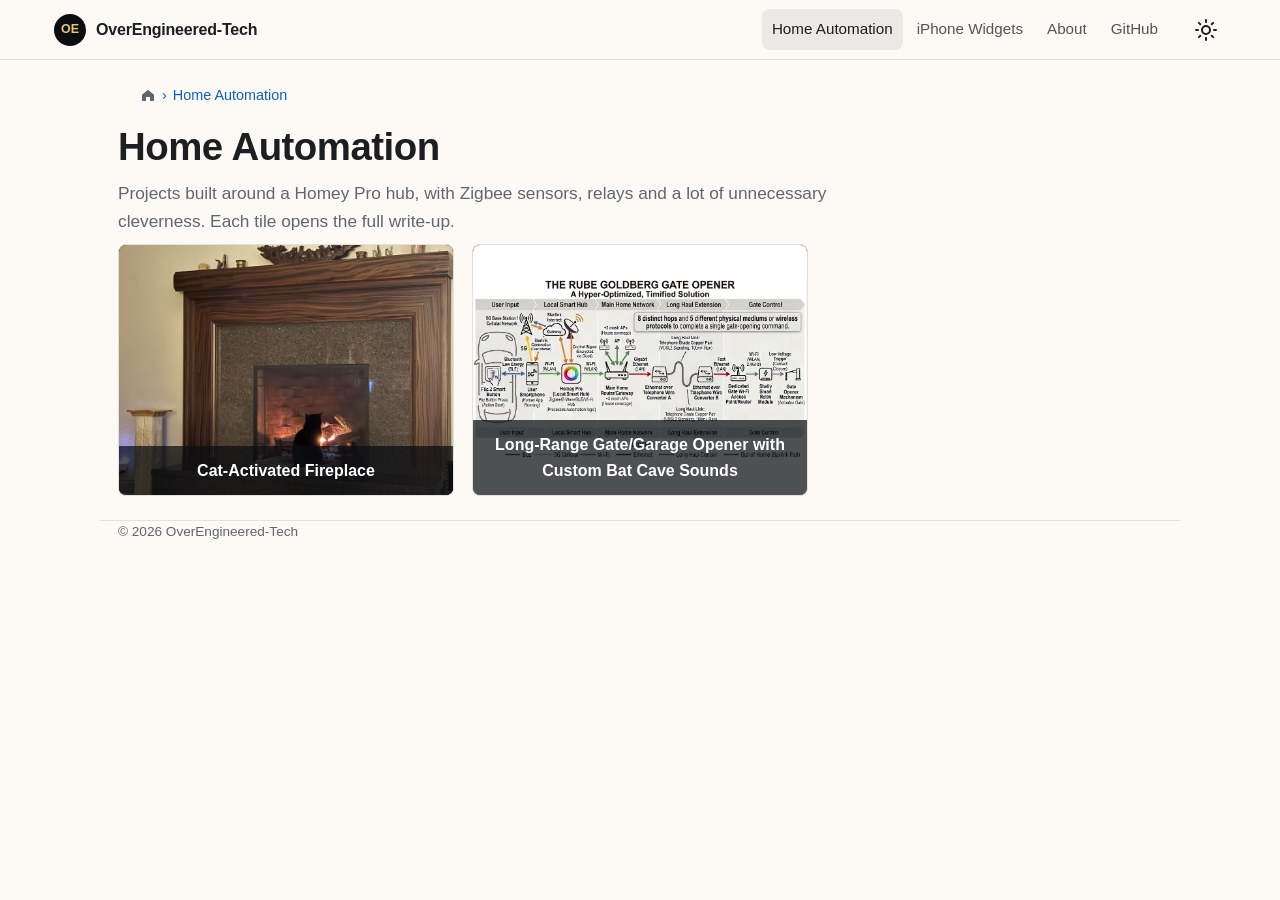
<file: home-automation.html>
<!DOCTYPE html>
<html lang="en" data-theme="light">
<head>
  <meta charset="UTF-8">
  <meta name="viewport" content="width=device-width, initial-scale=1.0">
  <title>Home Automation | OverEngineered-Tech</title>
  <meta name="description" content="Home automation projects built around a Homey Pro hub: a cat-activated fireplace and a long-range gate opener.">
  <meta name="theme-color" content="#0f1115">
  <meta property="og:title" content="Home Automation">
  <meta property="og:description" content="Home automation projects built around a Homey Pro hub: a cat-activated fireplace and a long-range gate opener.">
  <meta property="og:image" content="https://www.overengineered-tech.com/images/fireplace-cat-hearth.jpg">
  <link rel="icon" href="data:image/svg+xml,%3Csvg xmlns=%22http://www.w3.org/2000/svg%22 viewBox=%220 0 100 100%22%3E%3Ctext y=%22.9em%22 font-size=%2290%22%3E%E2%9A%99%EF%B8%8F%3C/text%3E%3C/svg%3E">
  <script>try{var t=localStorage.getItem("theme");if(!t){t=matchMedia("(prefers-color-scheme: dark)").matches?"dark":"light"}document.documentElement.setAttribute("data-theme",t)}catch(e){}</script>
  <link rel="stylesheet" href="style.css">
</head>
<body>

  <header class="navbar">
    <div class="navbar__inner">
      <button class="burger" id="burger" type="button" aria-label="Open menu" aria-expanded="false" aria-controls="drawer"><svg viewBox="0 0 24 24" aria-hidden="true"><path d="M4 7h16M4 12h16M4 17h16"/></svg></button>
      <a class="brand" href="index.html"><span class="logo" aria-hidden="true">OE</span><span>OverEngineered-Tech</span></a>
      <nav class="navlinks" aria-label="Main">
        <a href="home-automation.html" aria-current="page">Home Automation</a>
        <a href="iphone-widgets.html">iPhone Widgets</a>
        <a href="about.html">About</a>
        <a href="https://github.com/OverEngineered-Tech">GitHub</a>
      </nav>
      <button class="theme" type="button" data-theme-toggle aria-label="Switch between light and dark"><svg class="sun" viewBox="0 0 24 24" aria-hidden="true"><circle cx="12" cy="12" r="4"/><path d="M12 2v2M12 20v2M2 12h2M20 12h2M4.9 4.9l1.4 1.4M17.7 17.7l1.4 1.4M4.9 19.1l1.4-1.4M17.7 6.3l1.4-1.4"/></svg><svg class="moon" viewBox="0 0 24 24" aria-hidden="true"><path d="M20 14.5A8 8 0 0 1 9.5 4 8 8 0 1 0 20 14.5z"/></svg></button>
    </div>
  </header>

  <div class="scrim" id="scrim" hidden></div>
  <aside class="drawer" id="drawer" aria-hidden="true" aria-label="Menu">
    <div class="drawer-head">
      <a class="brand" href="index.html"><span class="logo" aria-hidden="true">OE</span><span>OverEngineered-Tech</span></a>
      <button class="drawer-close" type="button" data-close aria-label="Close menu"><svg viewBox="0 0 24 24" aria-hidden="true"><path d="M6 6l12 12M18 6L6 18"/></svg></button>
    </div>
    <nav aria-label="Menu">
      <a href="home-automation.html" aria-current="page">Home Automation</a>
      <a href="iphone-widgets.html">iPhone Widgets</a>
      <a href="about.html">About</a>
      <a href="https://github.com/OverEngineered-Tech">GitHub</a>
    </nav>
  </aside>

  <main class="wrap page">
    <ol class="crumbs" aria-label="Breadcrumb">
      <li><a href="index.html" aria-label="Home"><svg viewBox="0 0 24 24" aria-hidden="true"><path d="M3 11.5 12 4l9 7.5V20a1 1 0 0 1-1 1h-5v-6H9v6H4a1 1 0 0 1-1-1z"/></svg></a></li>
      <li aria-current="page">Home Automation</li>
    </ol>

    <h1>Home Automation</h1>
    <p class="lead prose">Projects built around a Homey Pro hub, with Zigbee sensors, relays and a lot of unnecessary cleverness. Each tile opens the full write-up.</p>

    <div class="tiles">
      <a class="tile" href="fireplace.html">
        <img src="images/fireplace-cat-hearth.jpg" alt="A black cat sitting on its bed on the hearth, watching the gas fireplace it just switched on" loading="lazy">
        <span>Cat-Activated Fireplace</span>
      </a>
      <a class="tile" href="gate-opener.html">
        <img class="contain" src="images/gate-opener-flowchart-hires.jpg" alt="Diagram of the many wireless and wired hops between a car button and a gate opener" loading="lazy">
        <span>Long-Range Gate/Garage Opener with Custom Bat Cave Sounds</span>
      </a>
    </div>
  </main>

  <footer class="wrap">
    <p>&copy; 2026 OverEngineered-Tech</p>
  </footer>

  <script src="site.js"></script>
</body>
</html>
</file>
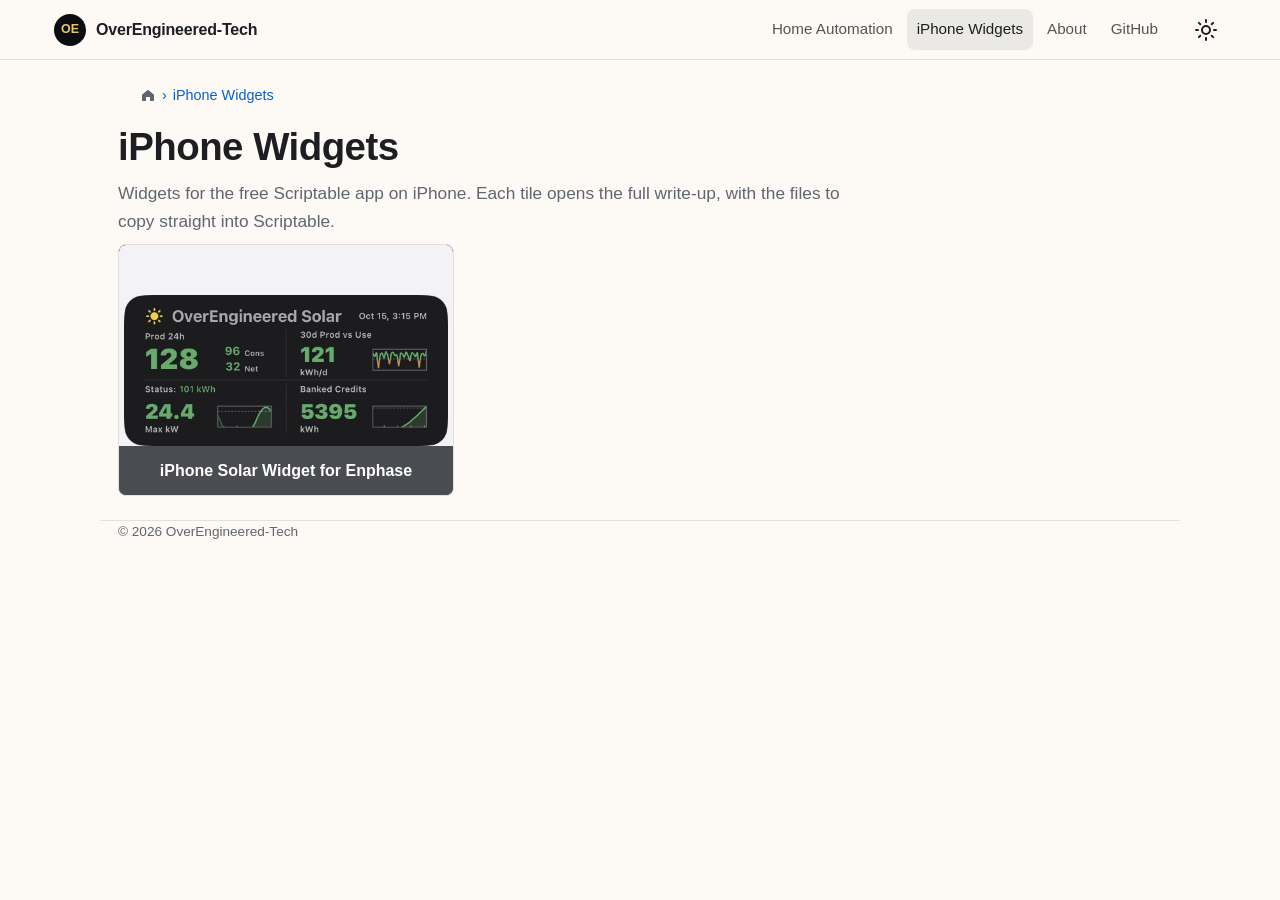
<file: iphone-widgets.html>
<!DOCTYPE html>
<html lang="en" data-theme="light">
<head>
  <meta charset="UTF-8">
  <meta name="viewport" content="width=device-width, initial-scale=1.0">
  <title>iPhone Widgets | OverEngineered-Tech</title>
  <meta name="description" content="Home Screen and Lock Screen widgets for the free Scriptable app on iPhone.">
  <meta name="theme-color" content="#0f1115">
  <meta property="og:title" content="iPhone Widgets">
  <meta property="og:description" content="Home Screen and Lock Screen widgets for the free Scriptable app on iPhone.">
  <meta property="og:image" content="https://www.overengineered-tech.com/images/solar-widget.png">
  <link rel="icon" href="data:image/svg+xml,%3Csvg xmlns=%22http://www.w3.org/2000/svg%22 viewBox=%220 0 100 100%22%3E%3Ctext y=%22.9em%22 font-size=%2290%22%3E%E2%9A%99%EF%B8%8F%3C/text%3E%3C/svg%3E">
  <script>try{var t=localStorage.getItem("theme");if(!t){t=matchMedia("(prefers-color-scheme: dark)").matches?"dark":"light"}document.documentElement.setAttribute("data-theme",t)}catch(e){}</script>
  <link rel="stylesheet" href="style.css">
</head>
<body>

  <header class="navbar">
    <div class="navbar__inner">
      <button class="burger" id="burger" type="button" aria-label="Open menu" aria-expanded="false" aria-controls="drawer"><svg viewBox="0 0 24 24" aria-hidden="true"><path d="M4 7h16M4 12h16M4 17h16"/></svg></button>
      <a class="brand" href="index.html"><span class="logo" aria-hidden="true">OE</span><span>OverEngineered-Tech</span></a>
      <nav class="navlinks" aria-label="Main">
        <a href="home-automation.html">Home Automation</a>
        <a href="iphone-widgets.html" aria-current="page">iPhone Widgets</a>
        <a href="about.html">About</a>
        <a href="https://github.com/OverEngineered-Tech">GitHub</a>
      </nav>
      <button class="theme" type="button" data-theme-toggle aria-label="Switch between light and dark"><svg class="sun" viewBox="0 0 24 24" aria-hidden="true"><circle cx="12" cy="12" r="4"/><path d="M12 2v2M12 20v2M2 12h2M20 12h2M4.9 4.9l1.4 1.4M17.7 17.7l1.4 1.4M4.9 19.1l1.4-1.4M17.7 6.3l1.4-1.4"/></svg><svg class="moon" viewBox="0 0 24 24" aria-hidden="true"><path d="M20 14.5A8 8 0 0 1 9.5 4 8 8 0 1 0 20 14.5z"/></svg></button>
    </div>
  </header>

  <div class="scrim" id="scrim" hidden></div>
  <aside class="drawer" id="drawer" aria-hidden="true" aria-label="Menu">
    <div class="drawer-head">
      <a class="brand" href="index.html"><span class="logo" aria-hidden="true">OE</span><span>OverEngineered-Tech</span></a>
      <button class="drawer-close" type="button" data-close aria-label="Close menu"><svg viewBox="0 0 24 24" aria-hidden="true"><path d="M6 6l12 12M18 6L6 18"/></svg></button>
    </div>
    <nav aria-label="Menu">
      <a href="home-automation.html">Home Automation</a>
      <a href="iphone-widgets.html" aria-current="page">iPhone Widgets</a>
      <a href="about.html">About</a>
      <a href="https://github.com/OverEngineered-Tech">GitHub</a>
    </nav>
  </aside>

  <main class="wrap page">
    <ol class="crumbs" aria-label="Breadcrumb">
      <li><a href="index.html" aria-label="Home"><svg viewBox="0 0 24 24" aria-hidden="true"><path d="M3 11.5 12 4l9 7.5V20a1 1 0 0 1-1 1h-5v-6H9v6H4a1 1 0 0 1-1-1z"/></svg></a></li>
      <li aria-current="page">iPhone Widgets</li>
    </ol>

    <h1>iPhone Widgets</h1>
    <p class="lead prose">Widgets for the free Scriptable app on iPhone. Each tile opens the full write-up, with the files to copy straight into Scriptable.</p>

    <div class="tiles">
      <a class="tile" href="solar.html">
        <img class="contain widget" src="images/solar-widget.png" alt="The OverEngineered Solar widget showing 24-hour production and consumption, 30-day average, banked credits and array status" loading="lazy">
        <span>iPhone Solar Widget for Enphase</span>
      </a>
    </div>
  </main>

  <footer class="wrap">
    <p>&copy; 2026 OverEngineered-Tech</p>
  </footer>

  <script src="site.js"></script>
</body>
</html>
</file>
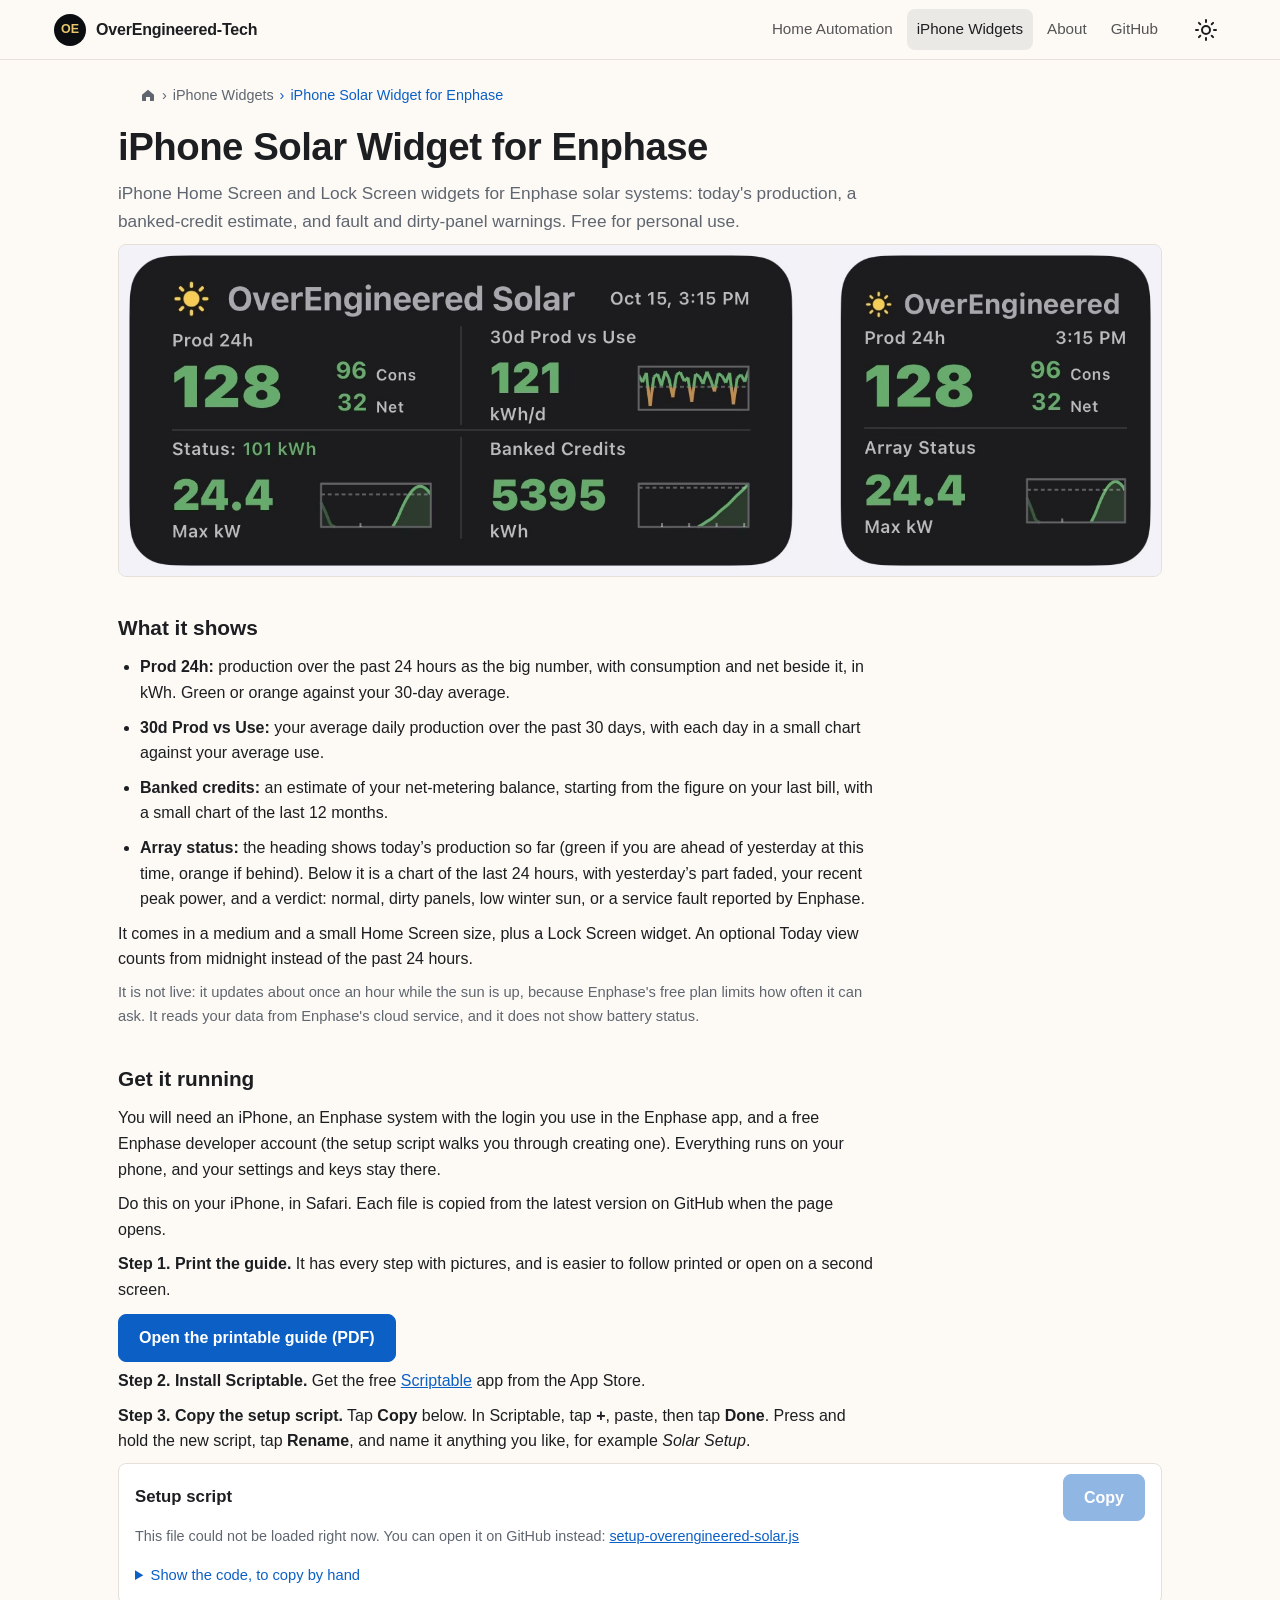
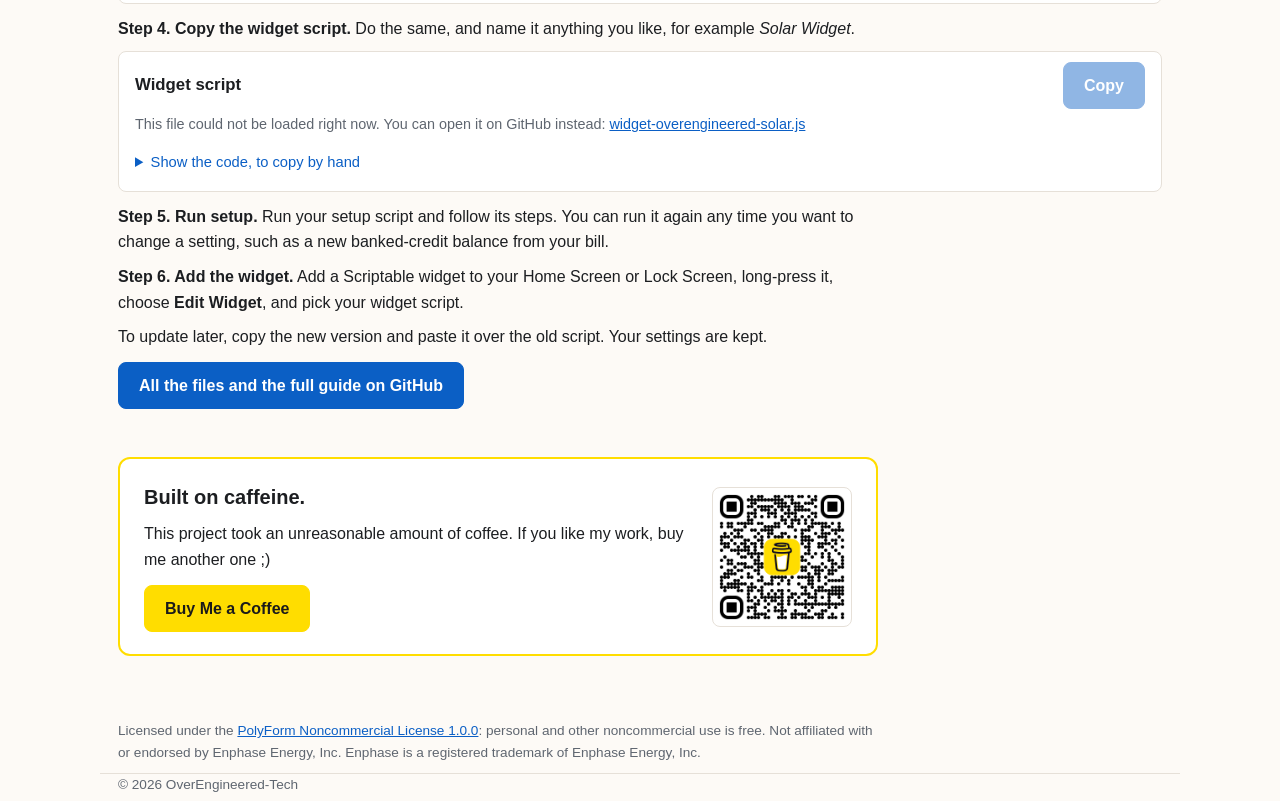
<file: solar.html>
<!DOCTYPE html>
<html lang="en" data-theme="light">
<head>
  <meta charset="UTF-8">
  <meta name="viewport" content="width=device-width, initial-scale=1.0">
  <title>iPhone Solar Widget for Enphase | OverEngineered-Tech</title>
  <meta name="description" content="iPhone Home Screen and Lock Screen widgets for Enphase solar systems. Free for personal use.">
  <meta name="theme-color" content="#0f1115">
  <meta property="og:title" content="iPhone Solar Widget for Enphase">
  <meta property="og:description" content="iPhone Home Screen and Lock Screen widgets for Enphase solar systems. Free for personal use.">
  <meta property="og:image" content="https://www.overengineered-tech.com/images/solar-widget.png">
  <link rel="icon" href="data:image/svg+xml,%3Csvg xmlns=%22http://www.w3.org/2000/svg%22 viewBox=%220 0 100 100%22%3E%3Ctext y=%22.9em%22 font-size=%2290%22%3E%E2%9A%99%EF%B8%8F%3C/text%3E%3C/svg%3E">
  <script>try{var t=localStorage.getItem("theme");if(!t){t=matchMedia("(prefers-color-scheme: dark)").matches?"dark":"light"}document.documentElement.setAttribute("data-theme",t)}catch(e){}</script>
  <link rel="stylesheet" href="style.css?v=2026.10.26.2130">
</head>
<body>

  <header class="navbar">
    <div class="navbar__inner">
      <button class="burger" id="burger" type="button" aria-label="Open menu" aria-expanded="false" aria-controls="drawer"><svg viewBox="0 0 24 24" aria-hidden="true"><path d="M4 7h16M4 12h16M4 17h16"/></svg></button>
      <a class="brand" href="index.html"><span class="logo" aria-hidden="true">OE</span><span>OverEngineered-Tech</span></a>
      <nav class="navlinks" aria-label="Main">
        <a href="home-automation.html">Home Automation</a>
        <a href="iphone-widgets.html" aria-current="page">iPhone Widgets</a>
        <a href="about.html">About</a>
        <a href="https://github.com/OverEngineered-Tech">GitHub</a>
      </nav>
      <button class="theme" type="button" data-theme-toggle aria-label="Switch between light and dark"><svg class="sun" viewBox="0 0 24 24" aria-hidden="true"><circle cx="12" cy="12" r="4"/><path d="M12 2v2M12 20v2M2 12h2M20 12h2M4.9 4.9l1.4 1.4M17.7 17.7l1.4 1.4M4.9 19.1l1.4-1.4M17.7 6.3l1.4-1.4"/></svg><svg class="moon" viewBox="0 0 24 24" aria-hidden="true"><path d="M20 14.5A8 8 0 0 1 9.5 4 8 8 0 1 0 20 14.5z"/></svg></button>
    </div>
  </header>

  <div class="scrim" id="scrim" hidden></div>
  <aside class="drawer" id="drawer" aria-hidden="true" aria-label="Menu">
    <div class="drawer-head">
      <a class="brand" href="index.html"><span class="logo" aria-hidden="true">OE</span><span>OverEngineered-Tech</span></a>
      <button class="drawer-close" type="button" data-close aria-label="Close menu"><svg viewBox="0 0 24 24" aria-hidden="true"><path d="M6 6l12 12M18 6L6 18"/></svg></button>
    </div>
    <nav aria-label="Menu">
      <a href="home-automation.html">Home Automation</a>
      <a href="iphone-widgets.html" aria-current="page">iPhone Widgets</a>
      <a href="about.html">About</a>
      <a href="https://github.com/OverEngineered-Tech">GitHub</a>
    </nav>
  </aside>

  <main class="wrap page">
    <ol class="crumbs" aria-label="Breadcrumb">
      <li><a href="index.html" aria-label="Home"><svg viewBox="0 0 24 24" aria-hidden="true"><path d="M3 11.5 12 4l9 7.5V20a1 1 0 0 1-1 1h-5v-6H9v6H4a1 1 0 0 1-1-1z"/></svg></a></li>
      <li><a href="iphone-widgets.html">iPhone Widgets</a></li>
      <li aria-current="page">iPhone Solar Widget for Enphase</li>
    </ol>

    <h1>iPhone Solar Widget for Enphase</h1>
    <p class="lead prose">iPhone Home Screen and Lock Screen widgets for Enphase solar systems: today's production, a banked-credit estimate, and fault and dirty-panel warnings. Free for personal use.</p>

    <img class="photo contain widget" src="images/solar-widgets.png" width="1594" height="506" alt="The OverEngineered Solar widget: the medium size on the left and the small size on the right, showing 24-hour production, consumption and net, 30-day production against use, banked credits and array status">

    <div class="prose">
    <h2>What it shows</h2>
    <ul>
      <li><strong>Prod 24h:</strong> production over the past 24 hours as the big number, with consumption and net beside it, in kWh. Green or orange against your 30-day average.</li>
      <li><strong>30d Prod vs Use:</strong> your average daily production over the past 30 days, with each day in a small chart against your average use.</li>
      <li><strong>Banked credits:</strong> an estimate of your net-metering balance, starting from the figure on your last bill, with a small chart of the last 12 months.</li>
      <li><strong>Array status:</strong> the heading shows today&rsquo;s production so far (green if you are ahead of yesterday at this time, orange if behind). Below it is a chart of the last 24 hours, with yesterday&rsquo;s part faded, your recent peak power, and a verdict: normal, dirty panels, low winter sun, or a service fault reported by Enphase.</li>
    </ul>
    <p>It comes in a medium and a small Home Screen size, plus a Lock Screen widget. An optional Today view counts from midnight instead of the past 24 hours.</p>
    <p class="note">It is not live: it updates about once an hour while the sun is up, because Enphase's free plan limits how often it can ask. It reads your data from Enphase's cloud service, and it does not show battery status.</p>

    <h2>Get it running</h2>
    <p>You will need an iPhone, an Enphase system with the login you use in the Enphase app, and a free Enphase developer account (the setup script walks you through creating one). Everything runs on your phone, and your settings and keys stay there.</p>
    <p>Do this on your iPhone, in Safari. Each file is copied from the latest version on GitHub when the page opens.</p>
    <p><strong>Step 1. Print the guide.</strong> It has every step with pictures, and is easier to follow printed or open on a second screen.</p>
    <div class="actions">
      <a class="btn" href="/OverEngineered-Solar/Printable-Guide-OverEngineered-Solar.pdf" target="_blank" rel="noopener">Open the printable guide (PDF)</a>
    </div>
    <p><strong>Step 2. Install Scriptable.</strong> Get the free <a href="https://apps.apple.com/app/id1405459188">Scriptable</a> app from the App Store.</p>
    <p><strong>Step 3. Copy the setup script.</strong> Tap <strong>Copy</strong> below. In Scriptable, tap <strong>+</strong>, paste, then tap <strong>Done</strong>. Press and hold the new script, tap <strong>Rename</strong>, and name it anything you like, for example <em>Solar Setup</em>.</p>
    </div>

    <section class="file" data-file="setup-overengineered-solar.js">
      <div class="file-head"><h3>Setup script <span class="ver"></span></h3><button type="button" class="btn" data-copy disabled>Copy</button></div>
      <p class="status" role="status" aria-live="polite">Loading&hellip;</p>
      <details>
        <summary>Show the code, to copy by hand</summary>
        <button type="button" class="btn ghost small" data-select>Select all</button>
        <textarea readonly spellcheck="false" aria-label="Setup script code"></textarea>
      </details>
    </section>

    <div class="prose">
    <p><strong>Step 4. Copy the widget script.</strong> Do the same, and name it anything you like, for example <em>Solar Widget</em>.</p>
    </div>

    <section class="file" data-file="widget-overengineered-solar.js">
      <div class="file-head"><h3>Widget script <span class="ver"></span></h3><button type="button" class="btn" data-copy disabled>Copy</button></div>
      <p class="status" role="status" aria-live="polite">Loading&hellip;</p>
      <details>
        <summary>Show the code, to copy by hand</summary>
        <button type="button" class="btn ghost small" data-select>Select all</button>
        <textarea readonly spellcheck="false" aria-label="Widget script code"></textarea>
      </details>
    </section>

    <div class="prose">
    <p><strong>Step 5. Run setup.</strong> Run your setup script and follow its steps. You can run it again any time you want to change a setting, such as a new banked-credit balance from your bill.</p>
    <p><strong>Step 6. Add the widget.</strong> Add a Scriptable widget to your Home Screen or Lock Screen, long-press it, choose <strong>Edit Widget</strong>, and pick your widget script.</p>
    <p>To update later, copy the new version and paste it over the old script. Your settings are kept.</p>

    <div class="actions">
      <a class="btn" href="https://github.com/OverEngineered-Tech/OverEngineered-Solar">All the files and the full guide on GitHub</a>
    </div>

    <div class="support">
      <div class="support-text">
        <h2>Built on caffeine.</h2>
        <p>This project took an unreasonable amount of coffee. If you like my work, buy me another one ;)</p>
        <a class="btn coffee" href="https://buymeacoffee.com/overengineeredtech">Buy Me a Coffee</a>
      </div>
      <img class="support-qr" src="images/support-qr.png" width="140" height="140" alt="QR code for the Buy Me a Coffee page">
    </div>

    <p class="note fine">Licensed under the <a href="https://polyformproject.org/licenses/noncommercial/1.0.0/">PolyForm Noncommercial License 1.0.0</a>: personal and other noncommercial use is free. Not affiliated with or endorsed by Enphase Energy, Inc. Enphase is a registered trademark of Enphase Energy, Inc.</p>
    </div>
  </main>

  <footer class="wrap">
    <p>&copy; 2026 OverEngineered-Tech</p>
  </footer>

  <script src="site.js"></script>
  <script>
  // Copy / Download buttons. Each .file panel loads its script from the solar project's
  // public GitHub repo as soon as the page opens, so a tap on Copy can copy at once
  // (iPhone Safari only allows copying during the tap itself).
  (function () {
    var BASE = "https://raw.githubusercontent.com/OverEngineered-Tech/OverEngineered-Solar/main/";
    var GITHUB = "https://github.com/OverEngineered-Tech/OverEngineered-Solar/blob/main/";

    var panels = document.querySelectorAll(".file");
    for (var i = 0; i < panels.length; i++) { setUp(panels[i]); }

    function setUp(panel) {
      var name = panel.getAttribute("data-file");
      var optional = panel.hasAttribute("data-optional");
      var copyBtn = panel.querySelector("[data-copy]");
      var selectBtn = panel.querySelector("[data-select]");
      var status = panel.querySelector(".status");
      var verEl = panel.querySelector(".ver");
      var area = panel.querySelector("textarea");
      var details = panel.querySelector("details");
      var text = null;

      function say(message) { status.textContent = message; }

      function showManual() {
        say("Automatic copy did not work here. Open “Show the code”, tap Select all, then Copy.");
        details.open = true;
      }

      function legacyCopy() {
        var temp = document.createElement("textarea");
        temp.value = text;
        temp.setAttribute("readonly", "");
        temp.style.cssText = "position:fixed;top:0;left:0;opacity:0;font-size:16px;";
        document.body.appendChild(temp);
        temp.focus();
        temp.select();
        temp.setSelectionRange(0, text.length);
        var ok = false;
        try { ok = document.execCommand("copy"); } catch (e) { ok = false; }
        document.body.removeChild(temp);
        if (ok) { copied(); } else { showManual(); }
      }

      function copied() { say("Copied. Now open Scriptable, tap +, and paste."); }

      fetch(BASE + name, { cache: "no-cache" })
        .then(function (response) {
          if (!response.ok) { throw new Error("HTTP " + response.status); }
          return response.text();
        })
        .then(function (loaded) {
          text = loaded;
          area.value = loaded;
          var match = loaded.slice(0, 600).match(/\/\/ \[(\d{4}\.\d{2}\.\d{2}\.\d{4})\]/);
          if (match) { verEl.textContent = "Version " + match[1]; }
          copyBtn.disabled = false;
          say("");
        })
        .catch(function () {
          if (optional) { panel.hidden = true; return; }
          status.textContent = "This file could not be loaded right now. You can open it on GitHub instead: ";
          var link = document.createElement("a");
          link.href = GITHUB + name;
          link.textContent = name;
          status.appendChild(link);
        });

      copyBtn.addEventListener("click", function () {
        if (text === null) { return; }
        if (navigator.clipboard && navigator.clipboard.writeText) {
          navigator.clipboard.writeText(text).then(copied, legacyCopy);
        } else {
          legacyCopy();
        }
      });

      selectBtn.addEventListener("click", function () {
        area.focus();
        area.select();
        area.setSelectionRange(0, area.value.length);
        say("Selected. Tap Copy in the pop-up menu.");
      });
    }
  })();
  </script>
</body>
</html>
</file>
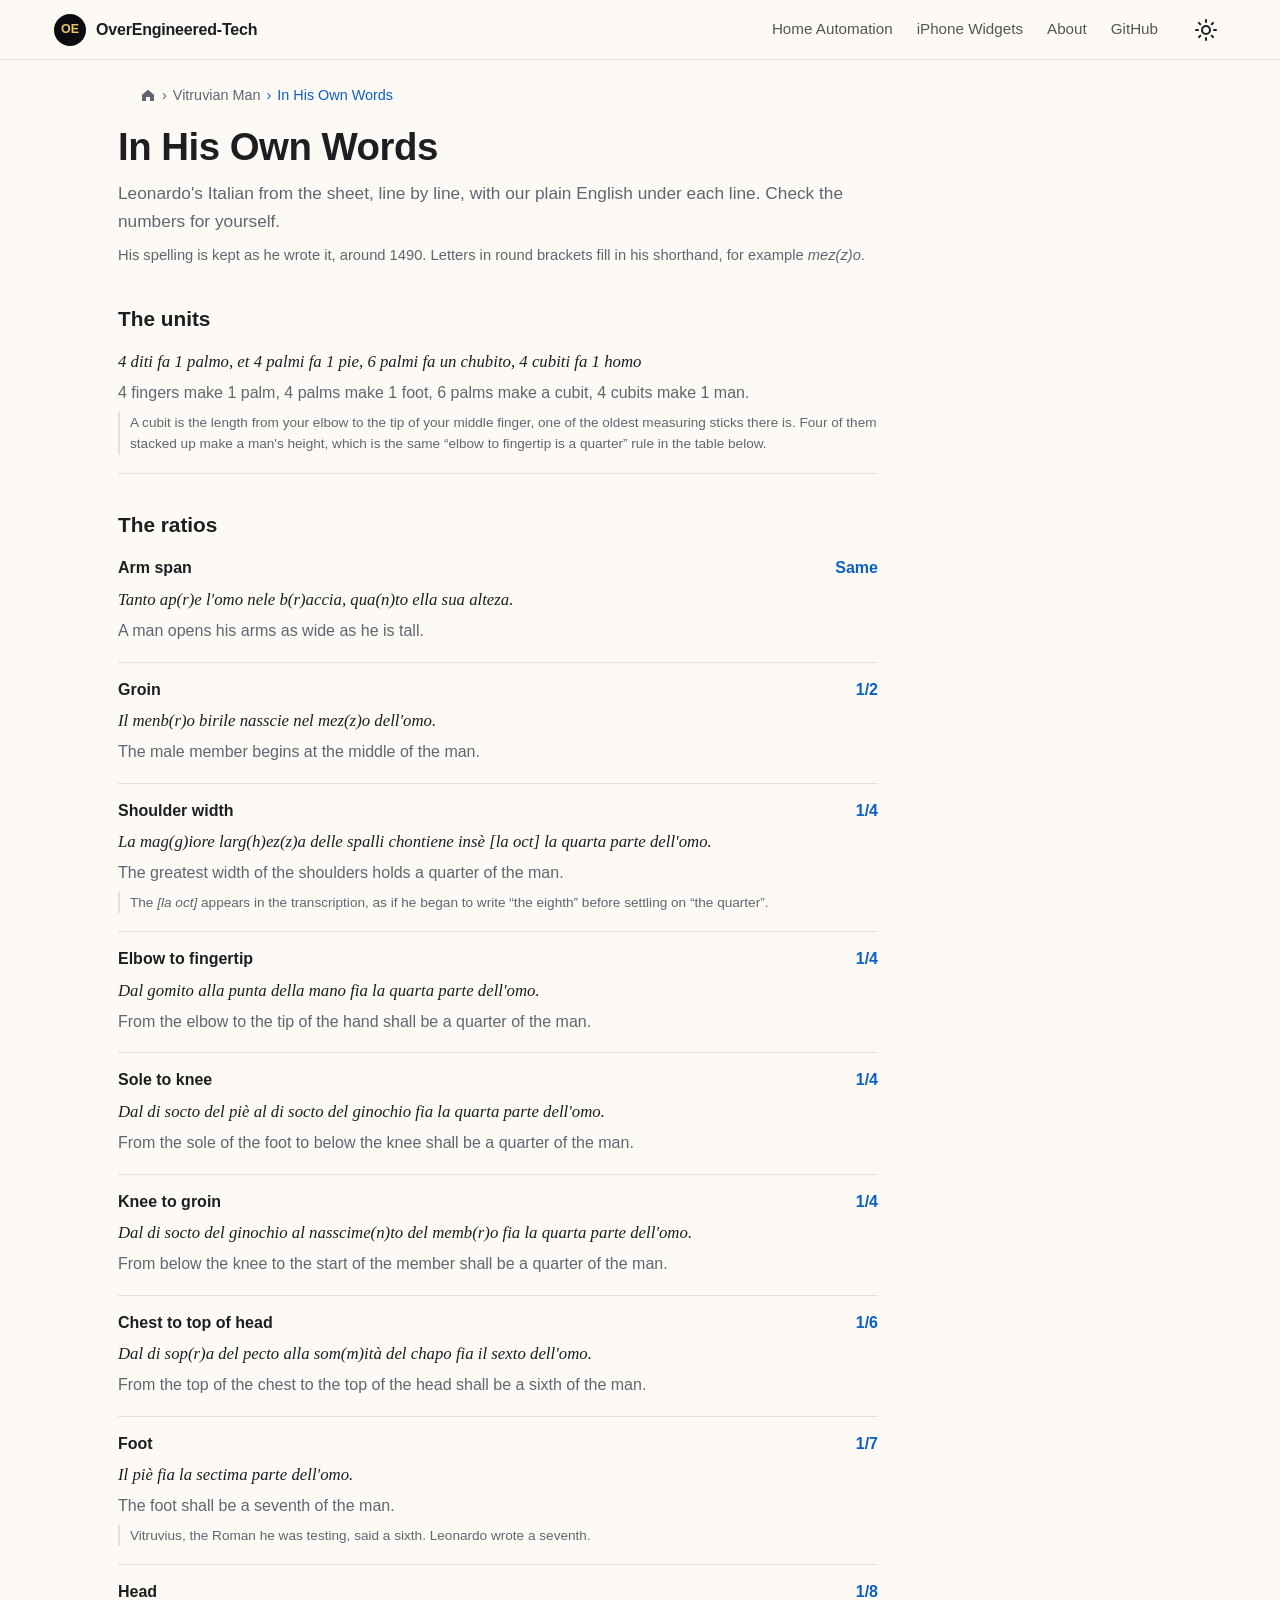
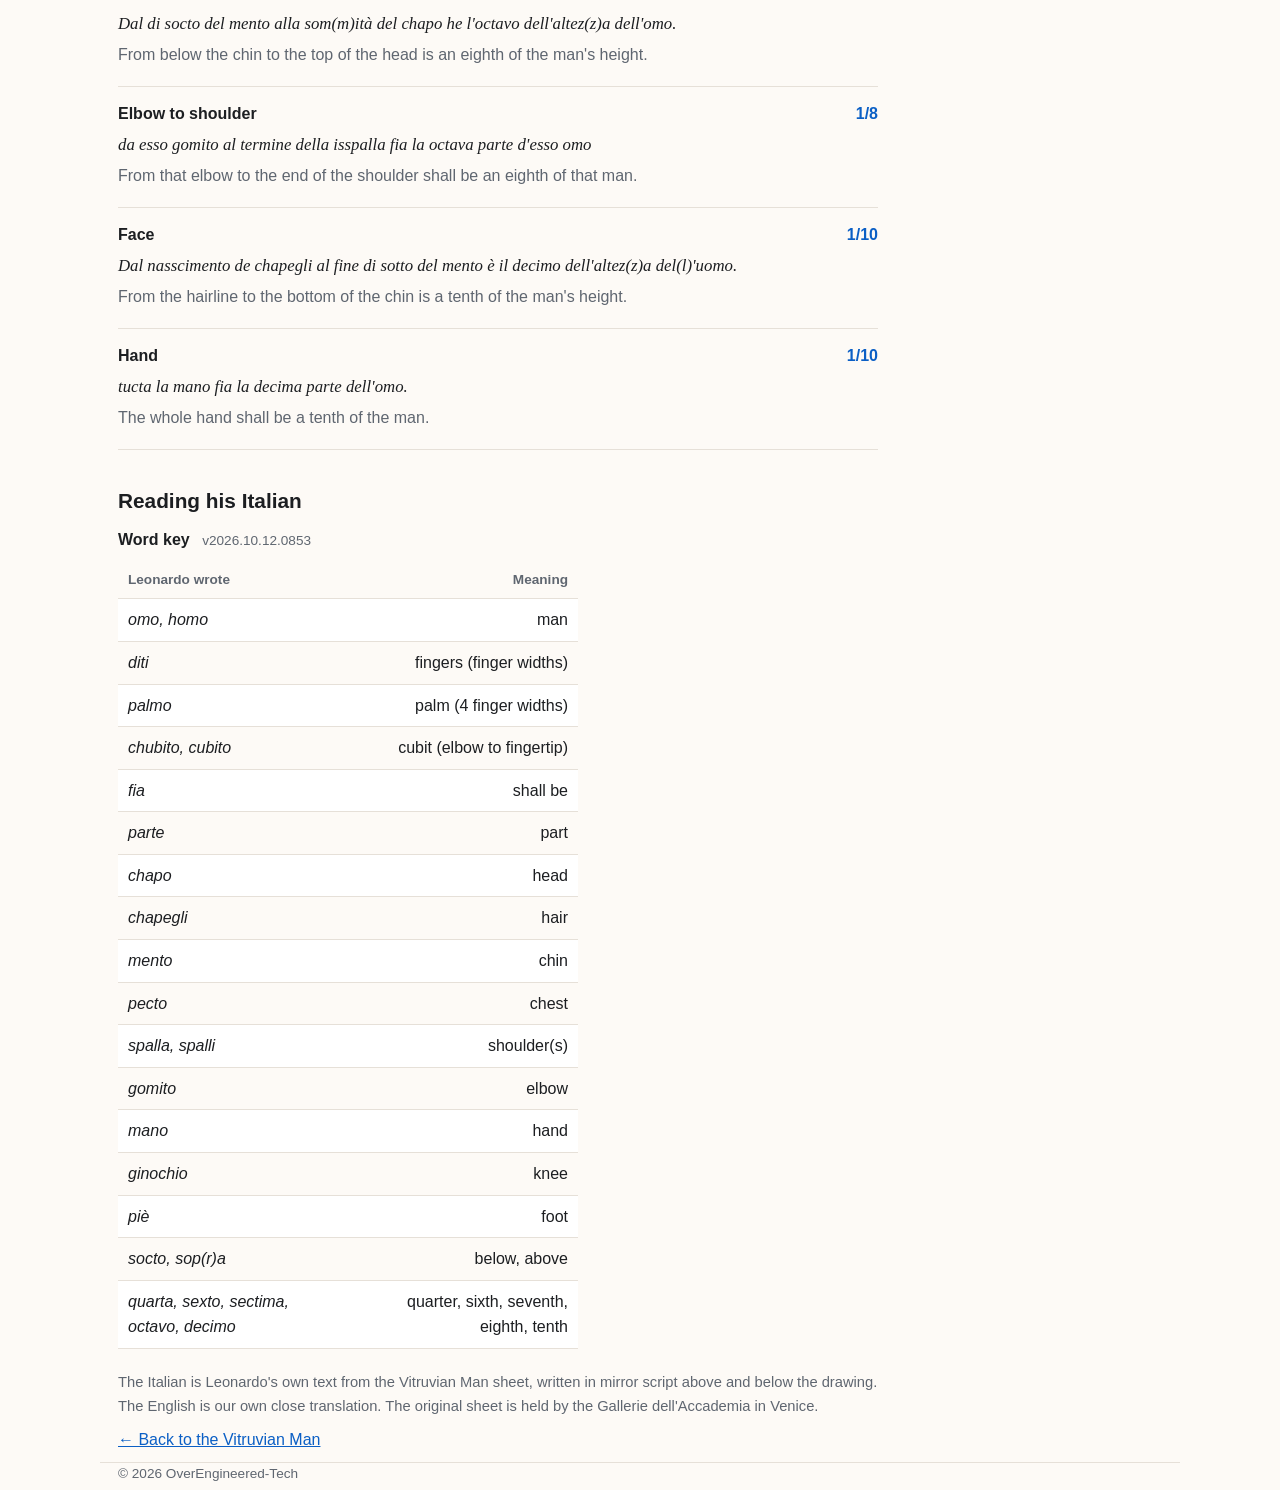
<file: vitruvian-man-italian.html>
<!DOCTYPE html>
<html lang="en" data-theme="light">
<head>
  <meta charset="UTF-8">
  <meta name="viewport" content="width=device-width, initial-scale=1.0">
  <title>In His Own Words | OverEngineered-Tech</title>
  <meta name="description" content="Leonardo da Vinci's own Italian notes from the Vitruvian Man sheet, line by line, with a plain English translation.">
  <meta name="theme-color" content="#0f1115">
  <meta property="og:title" content="In His Own Words: Leonardo's Vitruvian Man notes">
  <meta property="og:description" content="Leonardo's own Italian, line by line, with a plain English translation.">
  <meta property="og:image" content="https://www.overengineered-tech.com/images/vitruvian-man-original.jpg">
  <link rel="icon" href="data:image/svg+xml,%3Csvg xmlns=%22http://www.w3.org/2000/svg%22 viewBox=%220 0 100 100%22%3E%3Ctext y=%22.9em%22 font-size=%2290%22%3E%E2%9A%99%EF%B8%8F%3C/text%3E%3C/svg%3E">
  <script>try{var t=localStorage.getItem("theme");if(!t){t=matchMedia("(prefers-color-scheme: dark)").matches?"dark":"light"}document.documentElement.setAttribute("data-theme",t)}catch(e){}</script>
  <link rel="stylesheet" href="style.css">
</head>
<body>

  <header class="navbar">
    <div class="navbar__inner">
      <button class="burger" id="burger" type="button" aria-label="Open menu" aria-expanded="false" aria-controls="drawer"><svg viewBox="0 0 24 24" aria-hidden="true"><path d="M4 7h16M4 12h16M4 17h16"/></svg></button>
      <a class="brand" href="index.html"><span class="logo" aria-hidden="true">OE</span><span>OverEngineered-Tech</span></a>
      <nav class="navlinks" aria-label="Main">
        <a href="home-automation.html">Home Automation</a>
        <a href="iphone-widgets.html">iPhone Widgets</a>
        <a href="about.html">About</a>
        <a href="https://github.com/OverEngineered-Tech">GitHub</a>
      </nav>
      <button class="theme" type="button" data-theme-toggle aria-label="Switch between light and dark"><svg class="sun" viewBox="0 0 24 24" aria-hidden="true"><circle cx="12" cy="12" r="4"/><path d="M12 2v2M12 20v2M2 12h2M20 12h2M4.9 4.9l1.4 1.4M17.7 17.7l1.4 1.4M4.9 19.1l1.4-1.4M17.7 6.3l1.4-1.4"/></svg><svg class="moon" viewBox="0 0 24 24" aria-hidden="true"><path d="M20 14.5A8 8 0 0 1 9.5 4 8 8 0 1 0 20 14.5z"/></svg></button>
    </div>
  </header>

  <div class="scrim" id="scrim" hidden></div>
  <aside class="drawer" id="drawer" aria-hidden="true" aria-label="Menu">
    <div class="drawer-head">
      <a class="brand" href="index.html"><span class="logo" aria-hidden="true">OE</span><span>OverEngineered-Tech</span></a>
      <button class="drawer-close" type="button" data-close aria-label="Close menu"><svg viewBox="0 0 24 24" aria-hidden="true"><path d="M6 6l12 12M18 6L6 18"/></svg></button>
    </div>
    <nav aria-label="Menu">
      <a href="home-automation.html">Home Automation</a>
      <a href="iphone-widgets.html">iPhone Widgets</a>
      <a href="about.html">About</a>
      <a href="https://github.com/OverEngineered-Tech">GitHub</a>
    </nav>
  </aside>

  <main class="wrap page">
    <ol class="crumbs" aria-label="Breadcrumb">
      <li><a href="index.html" aria-label="Home"><svg viewBox="0 0 24 24" aria-hidden="true"><path d="M3 11.5 12 4l9 7.5V20a1 1 0 0 1-1 1h-5v-6H9v6H4a1 1 0 0 1-1-1z"/></svg></a></li>
      <li><a href="vitruvian-man.html">Vitruvian Man</a></li>
      <li aria-current="page">In His Own Words</li>
    </ol>

    <h1>In His Own Words</h1>
    <p class="lead prose">Leonardo's Italian from the sheet, line by line, with our plain English under each line. Check the numbers for yourself.</p>

    <p class="note prose">His spelling is kept as he wrote it, around 1490. Letters in round brackets fill in his shorthand, for example <em>mez(z)o</em>.</p>

    <h2>The units</h2>
    <div class="it-list">
      <div class="it-row">
        <p class="it" lang="it">4 diti fa 1 palmo, et 4 palmi fa 1 pie, 6 palmi fa un chubito, 4 cubiti fa 1 homo</p>
        <p class="en">4 fingers make 1 palm, 4 palms make 1 foot, 6 palms make a cubit, 4 cubits make 1 man.</p>
        <p class="aside">A cubit is the length from your elbow to the tip of your middle finger, one of the oldest measuring sticks there is. Four of them stacked up make a man's height, which is the same &ldquo;elbow to fingertip is a quarter&rdquo; rule in the table below.</p>
      </div>
    </div>

    <h2>The ratios</h2>
    <div class="it-list">
      <div class="it-row">
        <h3>Arm span <span>Same</span></h3>
        <p class="it" lang="it">Tanto ap(r)e l'omo nele b(r)accia, qua(n)to ella sua alteza.</p>
        <p class="en">A man opens his arms as wide as he is tall.</p>
      </div>
      <div class="it-row">
        <h3>Groin <span>1/2</span></h3>
        <p class="it" lang="it">Il menb(r)o birile nasscie nel mez(z)o dell'omo.</p>
        <p class="en">The male member begins at the middle of the man.</p>
      </div>
      <div class="it-row">
        <h3>Shoulder width <span>1/4</span></h3>
        <p class="it" lang="it">La mag(g)iore larg(h)ez(z)a delle spalli chontiene insè [la oct] la quarta parte dell'omo.</p>
        <p class="en">The greatest width of the shoulders holds a quarter of the man.</p>
        <p class="aside">The <em>[la oct]</em> appears in the transcription, as if he began to write &ldquo;the eighth&rdquo; before settling on &ldquo;the quarter&rdquo;.</p>
      </div>
      <div class="it-row">
        <h3>Elbow to fingertip <span>1/4</span></h3>
        <p class="it" lang="it">Dal gomito alla punta della mano fia la quarta parte dell'omo.</p>
        <p class="en">From the elbow to the tip of the hand shall be a quarter of the man.</p>
      </div>
      <div class="it-row">
        <h3>Sole to knee <span>1/4</span></h3>
        <p class="it" lang="it">Dal di socto del piè al di socto del ginochio fia la quarta parte dell'omo.</p>
        <p class="en">From the sole of the foot to below the knee shall be a quarter of the man.</p>
      </div>
      <div class="it-row">
        <h3>Knee to groin <span>1/4</span></h3>
        <p class="it" lang="it">Dal di socto del ginochio al nasscime(n)to del memb(r)o fia la quarta parte dell'omo.</p>
        <p class="en">From below the knee to the start of the member shall be a quarter of the man.</p>
      </div>
      <div class="it-row">
        <h3>Chest to top of head <span>1/6</span></h3>
        <p class="it" lang="it">Dal di sop(r)a del pecto alla som(m)ità del chapo fia il sexto dell'omo.</p>
        <p class="en">From the top of the chest to the top of the head shall be a sixth of the man.</p>
      </div>
      <div class="it-row">
        <h3>Foot <span>1/7</span></h3>
        <p class="it" lang="it">Il piè fia la sectima parte dell'omo.</p>
        <p class="en">The foot shall be a seventh of the man.</p>
        <p class="aside">Vitruvius, the Roman he was testing, said a sixth. Leonardo wrote a seventh.</p>
      </div>
      <div class="it-row">
        <h3>Head <span>1/8</span></h3>
        <p class="it" lang="it">Dal di socto del mento alla som(m)ità del chapo he l'octavo dell'altez(z)a dell'omo.</p>
        <p class="en">From below the chin to the top of the head is an eighth of the man's height.</p>
      </div>
      <div class="it-row">
        <h3>Elbow to shoulder <span>1/8</span></h3>
        <p class="it" lang="it">da esso gomito al termine della isspalla fia la octava parte d'esso omo</p>
        <p class="en">From that elbow to the end of the shoulder shall be an eighth of that man.</p>
      </div>
      <div class="it-row">
        <h3>Face <span>1/10</span></h3>
        <p class="it" lang="it">Dal nasscimento de chapegli al fine di sotto del mento è il decimo dell'altez(z)a del(l)'uomo.</p>
        <p class="en">From the hairline to the bottom of the chin is a tenth of the man's height.</p>
      </div>
      <div class="it-row">
        <h3>Hand <span>1/10</span></h3>
        <p class="it" lang="it">tucta la mano fia la decima parte dell'omo.</p>
        <p class="en">The whole hand shall be a tenth of the man.</p>
      </div>
    </div>

    <h2>Reading his Italian</h2>
    <table class="ratios">
      <caption>Word key <span class="ver">v2026.10.12.0853</span></caption>
      <thead>
        <tr><th scope="col">Leonardo wrote</th><th scope="col">Meaning</th></tr>
      </thead>
      <tbody>
        <tr><td lang="it"><em>omo, homo</em></td><td>man</td></tr>
        <tr><td lang="it"><em>diti</em></td><td>fingers (finger widths)</td></tr>
        <tr><td lang="it"><em>palmo</em></td><td>palm (4 finger widths)</td></tr>
        <tr><td lang="it"><em>chubito, cubito</em></td><td>cubit (elbow to fingertip)</td></tr>
        <tr><td lang="it"><em>fia</em></td><td>shall be</td></tr>
        <tr><td lang="it"><em>parte</em></td><td>part</td></tr>
        <tr><td lang="it"><em>chapo</em></td><td>head</td></tr>
        <tr><td lang="it"><em>chapegli</em></td><td>hair</td></tr>
        <tr><td lang="it"><em>mento</em></td><td>chin</td></tr>
        <tr><td lang="it"><em>pecto</em></td><td>chest</td></tr>
        <tr><td lang="it"><em>spalla, spalli</em></td><td>shoulder(s)</td></tr>
        <tr><td lang="it"><em>gomito</em></td><td>elbow</td></tr>
        <tr><td lang="it"><em>mano</em></td><td>hand</td></tr>
        <tr><td lang="it"><em>ginochio</em></td><td>knee</td></tr>
        <tr><td lang="it"><em>piè</em></td><td>foot</td></tr>
        <tr><td lang="it"><em>socto, sop(r)a</em></td><td>below, above</td></tr>
        <tr><td lang="it"><em>quarta, sexto, sectima, octavo, decimo</em></td><td>quarter, sixth, seventh, eighth, tenth</td></tr>
      </tbody>
    </table>

    <p class="note prose">The Italian is Leonardo's own text from the Vitruvian Man sheet, written in mirror script above and below the drawing. The English is our own close translation. The original sheet is held by the Gallerie dell'Accademia in Venice.</p>

    <p><a href="vitruvian-man.html">&larr; Back to the Vitruvian Man</a></p>
  </main>

  <footer class="wrap">
    <p>&copy; 2026 OverEngineered-Tech</p>
  </footer>

  <script src="site.js"></script>
</body>
</html>
</file>
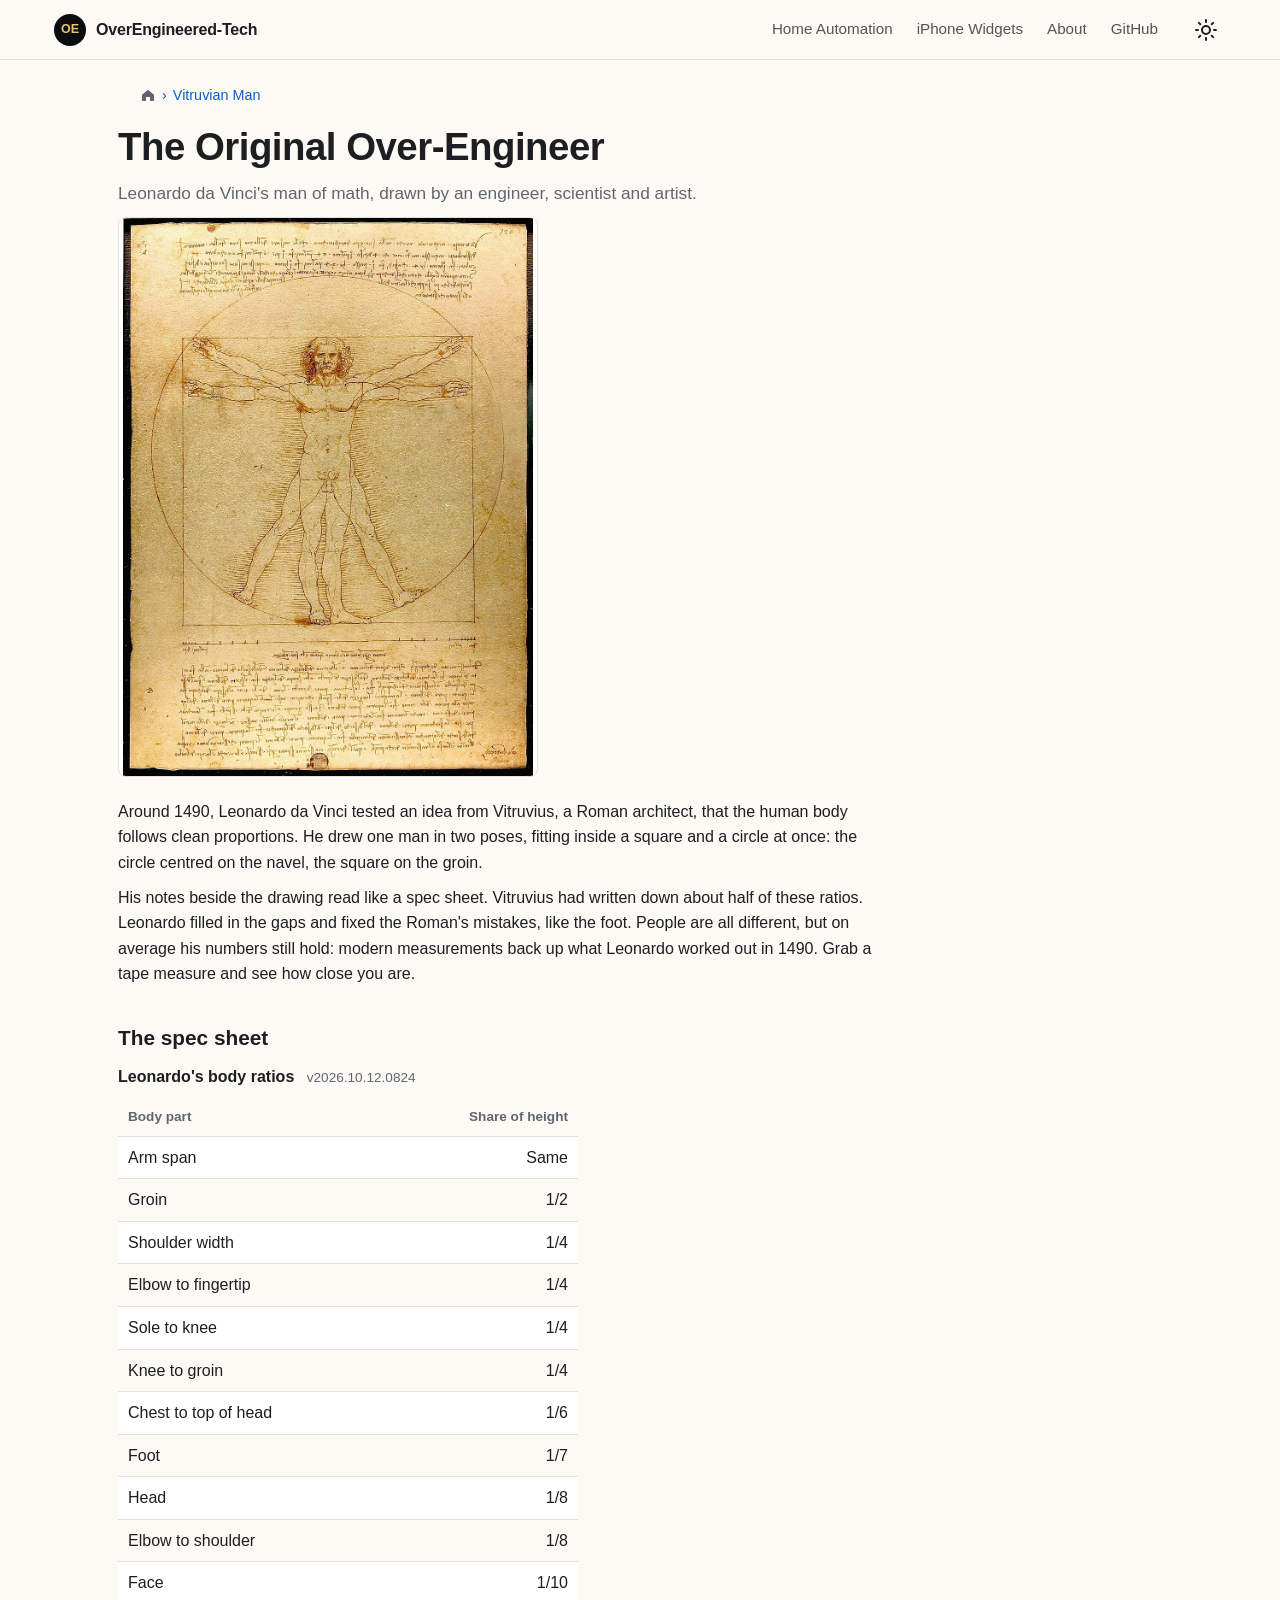
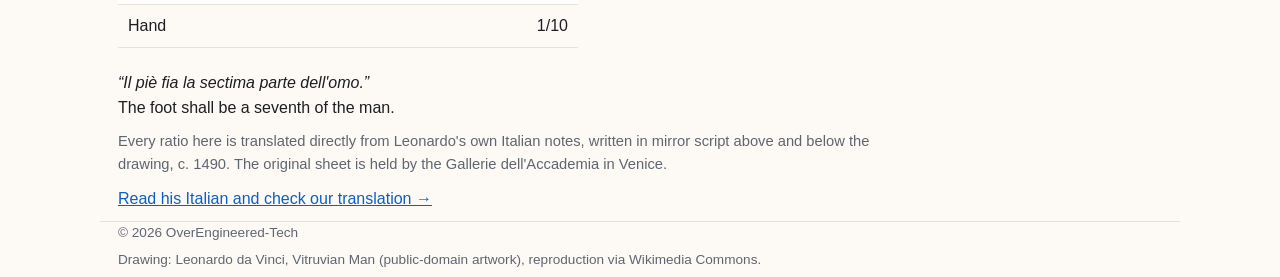
<file: vitruvian-man.html>
<!DOCTYPE html>
<html lang="en" data-theme="light">
<head>
  <meta charset="UTF-8">
  <meta name="viewport" content="width=device-width, initial-scale=1.0">
  <title>The Original Over-Engineer | OverEngineered-Tech</title>
  <meta name="description" content="Leonardo da Vinci's Vitruvian Man: the human body as a spec sheet, with the ratios from his own notes.">
  <meta name="theme-color" content="#0f1115">
  <meta property="og:title" content="The Original Over-Engineer">
  <meta property="og:description" content="Leonardo da Vinci's Vitruvian Man: the human body as a spec sheet.">
  <meta property="og:image" content="https://www.overengineered-tech.com/images/vitruvian-man-original.jpg">
  <link rel="icon" href="data:image/svg+xml,%3Csvg xmlns=%22http://www.w3.org/2000/svg%22 viewBox=%220 0 100 100%22%3E%3Ctext y=%22.9em%22 font-size=%2290%22%3E%E2%9A%99%EF%B8%8F%3C/text%3E%3C/svg%3E">
  <script>try{var t=localStorage.getItem("theme");if(!t){t=matchMedia("(prefers-color-scheme: dark)").matches?"dark":"light"}document.documentElement.setAttribute("data-theme",t)}catch(e){}</script>
  <link rel="stylesheet" href="style.css">
</head>
<body>

  <header class="navbar">
    <div class="navbar__inner">
      <button class="burger" id="burger" type="button" aria-label="Open menu" aria-expanded="false" aria-controls="drawer"><svg viewBox="0 0 24 24" aria-hidden="true"><path d="M4 7h16M4 12h16M4 17h16"/></svg></button>
      <a class="brand" href="index.html"><span class="logo" aria-hidden="true">OE</span><span>OverEngineered-Tech</span></a>
      <nav class="navlinks" aria-label="Main">
        <a href="home-automation.html">Home Automation</a>
        <a href="iphone-widgets.html">iPhone Widgets</a>
        <a href="about.html">About</a>
        <a href="https://github.com/OverEngineered-Tech">GitHub</a>
      </nav>
      <button class="theme" type="button" data-theme-toggle aria-label="Switch between light and dark"><svg class="sun" viewBox="0 0 24 24" aria-hidden="true"><circle cx="12" cy="12" r="4"/><path d="M12 2v2M12 20v2M2 12h2M20 12h2M4.9 4.9l1.4 1.4M17.7 17.7l1.4 1.4M4.9 19.1l1.4-1.4M17.7 6.3l1.4-1.4"/></svg><svg class="moon" viewBox="0 0 24 24" aria-hidden="true"><path d="M20 14.5A8 8 0 0 1 9.5 4 8 8 0 1 0 20 14.5z"/></svg></button>
    </div>
  </header>

  <div class="scrim" id="scrim" hidden></div>
  <aside class="drawer" id="drawer" aria-hidden="true" aria-label="Menu">
    <div class="drawer-head">
      <a class="brand" href="index.html"><span class="logo" aria-hidden="true">OE</span><span>OverEngineered-Tech</span></a>
      <button class="drawer-close" type="button" data-close aria-label="Close menu"><svg viewBox="0 0 24 24" aria-hidden="true"><path d="M6 6l12 12M18 6L6 18"/></svg></button>
    </div>
    <nav aria-label="Menu">
      <a href="home-automation.html">Home Automation</a>
      <a href="iphone-widgets.html">iPhone Widgets</a>
      <a href="about.html">About</a>
      <a href="https://github.com/OverEngineered-Tech">GitHub</a>
    </nav>
  </aside>

  <main class="wrap page">
    <ol class="crumbs" aria-label="Breadcrumb">
      <li><a href="index.html" aria-label="Home"><svg viewBox="0 0 24 24" aria-hidden="true"><path d="M3 11.5 12 4l9 7.5V20a1 1 0 0 1-1 1h-5v-6H9v6H4a1 1 0 0 1-1-1z"/></svg></a></li>
      <li aria-current="page">Vitruvian Man</li>
    </ol>

    <h1>The Original Over-Engineer</h1>
    <p class="lead prose">Leonardo da Vinci's man of math, drawn by an engineer, scientist and artist.</p>

    <img class="photo contain vm-photo" src="images/vitruvian-man-original.jpg" width="960" height="1305" alt="Leonardo da Vinci's Vitruvian Man drawing">

    <div class="prose">
      <p>Around 1490, Leonardo da Vinci tested an idea from Vitruvius, a Roman architect, that the human body follows clean proportions. He drew one man in two poses, fitting inside a square and a circle at once: the circle centred on the navel, the square on the groin.</p>
      <p>His notes beside the drawing read like a spec sheet. Vitruvius had written down about half of these ratios. Leonardo filled in the gaps and fixed the Roman's mistakes, like the foot. People are all different, but on average his numbers still hold: modern measurements back up what Leonardo worked out in 1490. Grab a tape measure and see how close you are.</p>
    </div>

    <h2>The spec sheet</h2>
    <table class="ratios">
      <caption>Leonardo's body ratios <span class="ver">v2026.10.12.0824</span></caption>
      <thead>
        <tr><th scope="col">Body part</th><th scope="col">Share of height</th></tr>
      </thead>
      <tbody>
        <tr><td>Arm span</td><td>Same</td></tr>
        <tr><td>Groin</td><td>1/2</td></tr>
        <tr><td>Shoulder width</td><td>1/4</td></tr>
        <tr><td>Elbow to fingertip</td><td>1/4</td></tr>
        <tr><td>Sole to knee</td><td>1/4</td></tr>
        <tr><td>Knee to groin</td><td>1/4</td></tr>
        <tr><td>Chest to top of head</td><td>1/6</td></tr>
        <tr><td>Foot</td><td>1/7</td></tr>
        <tr><td>Head</td><td>1/8</td></tr>
        <tr><td>Elbow to shoulder</td><td>1/8</td></tr>
        <tr><td>Face</td><td>1/10</td></tr>
        <tr><td>Hand</td><td>1/10</td></tr>
      </tbody>
    </table>

    <p class="quote prose"><em lang="it">&ldquo;Il piè fia la sectima parte dell'omo.&rdquo;</em><br>The foot shall be a seventh of the man.</p>

    <p class="note prose">Every ratio here is translated directly from Leonardo's own Italian notes, written in mirror script above and below the drawing, c. 1490. The original sheet is held by the Gallerie dell'Accademia in Venice.</p>
    <p class="prose"><a href="vitruvian-man-italian.html">Read his Italian and check our translation &rarr;</a></p>
  </main>

  <footer class="wrap">
    <p>&copy; 2026 OverEngineered-Tech</p>
    <p>Drawing: Leonardo da Vinci, Vitruvian Man (public-domain artwork), reproduction via Wikimedia Commons.</p>
  </footer>

  <script src="site.js"></script>
</body>
</html>
</file>
<file: style.css>
/* OverEngineered-Tech: shared styles for every page. */

:root {
  --bg: #fdfaf6;
  --surface: #ffffff;
  --text: #1c1e21;
  --muted: #5f6670;
  --line: #e6e0d8;
  --accent: #0b5fc5;
  --accent-text: #ffffff;
  --code-bg: #f4efe8;
  --nav-h: 60px;
}
:root[data-theme="dark"] {
  --bg: #0f1115;
  --surface: #181b21;
  --text: #e6edf3;
  --muted: #8b949e;
  --line: #282e38;
  --accent: #58a6ff;
  --accent-text: #0b1220;
  --code-bg: #0b0d11;
}

* { box-sizing: border-box; margin: 0; padding: 0; }
[hidden] { display: none !important; }
html { -webkit-text-size-adjust: 100%; scroll-behavior: smooth; }
body {
  font-family: -apple-system, BlinkMacSystemFont, "Segoe UI", Helvetica, Arial, sans-serif;
  background: var(--bg);
  color: var(--text);
  line-height: 1.6;
}
a { color: var(--accent); }
img { max-width: 100%; }
a:focus-visible, button:focus-visible, summary:focus-visible, .tile:focus-visible {
  outline: 2px solid var(--accent);
  outline-offset: 3px;
}
.wrap { max-width: 1080px; margin: 0 auto; padding: 0 18px; }

/* ---------- Top bar, slide-in menu, theme toggle ---------- */
.navbar {
  position: sticky;
  top: 0;
  z-index: 20;
  height: var(--nav-h);
  background: var(--bg);
  border-bottom: 1px solid var(--line);
}
.navbar__inner {
  display: flex;
  align-items: center;
  gap: 14px;
  height: 100%;
  max-width: 1200px;
  margin: 0 auto;
  padding: 0 14px;
}
.burger, .theme, .drawer-close {
  display: inline-flex;
  align-items: center;
  justify-content: center;
  width: 40px;
  height: 40px;
  background: none;
  border: 0;
  border-radius: 8px;
  color: inherit;
  cursor: pointer;
}
.burger:hover, .theme:hover, .drawer-close:hover { background: rgba(127, 127, 127, 0.16); }
.burger svg, .theme svg, .drawer-close svg { width: 24px; height: 24px; fill: none; stroke: currentColor; stroke-width: 2; stroke-linecap: round; }
.brand { display: flex; align-items: center; gap: 10px; color: inherit; text-decoration: none; font-weight: 700; letter-spacing: -0.2px; }
.logo {
  display: inline-flex;
  align-items: center;
  justify-content: center;
  width: 32px;
  height: 32px;
  border-radius: 50%;
  background: #0b0d11;
  color: #e8c66a;
  font-size: 0.78rem;
  font-weight: 700;
  letter-spacing: 0;
}
.navlinks { display: none; margin-left: auto; align-items: center; gap: 4px; }
.navlinks a { color: inherit; opacity: 0.75; text-decoration: none; font-size: 0.95rem; padding: 8px 10px; border-radius: 8px; }
.navlinks a:hover, .navlinks a[aria-current="page"] { opacity: 1; background: rgba(127, 127, 127, 0.14); }
.navbar .theme { margin-left: auto; }
.theme .moon { display: none; }
:root[data-theme="dark"] .theme .sun { display: none; }
:root[data-theme="dark"] .theme .moon { display: block; }

.scrim { position: fixed; inset: 0; z-index: 30; background: rgba(0, 0, 0, 0.5); }
.drawer {
  position: fixed;
  top: 0;
  left: 0;
  bottom: 0;
  z-index: 40;
  width: min(300px, 84vw);
  background: var(--bg);
  color: var(--text);
  border-right: 1px solid var(--line);
  transform: translateX(-102%);
  transition: transform 0.22s ease;
  visibility: hidden;
  overflow-y: auto;
}
.drawer.open { transform: none; visibility: visible; }
.drawer-head { display: flex; align-items: center; gap: 10px; height: var(--nav-h); padding: 0 14px; border-bottom: 1px solid var(--line); }
.drawer-head .drawer-close { margin-left: auto; }
.drawer nav { padding: 10px 8px; }
.drawer nav a { display: block; color: inherit; opacity: 0.85; text-decoration: none; font-weight: 600; padding: 12px 12px; border-radius: 8px; }
.drawer nav a:hover, .drawer nav a[aria-current="page"] { opacity: 1; background: rgba(127, 127, 127, 0.14); }

@media (min-width: 900px) {
  .burger { display: none; }
  .navlinks { display: flex; }
  .navbar .theme { margin-left: 4px; }
}

/* ---------- Home page: full-screen Vitruvian Man hero ---------- */
body.home { background: #0b0d11; color: #fff; }
.navbar--hero {
  position: absolute;
  left: 0;
  right: 0;
  background: transparent;
  border-bottom: 0;
  color: #fff;
}
.navbar--hero .logo { background: #fff; color: #0b0d11; }
.hero {
  position: relative;
  display: flex;
  align-items: flex-end;
  min-height: 100vh;
  min-height: 100svh;
  overflow: hidden;
  background: #0b0d11;
}
.hero-art { position: absolute; inset: 0; }
.hero-art img {
  position: absolute;
  top: 0;
  left: 50%;
  height: 74svh;
  width: auto;
  max-width: none;
  filter: brightness(0.6) contrast(1.08) saturate(0.9);
  transform: translateX(-50%);
}
.hero::before {
  content: "";
  position: absolute;
  inset: 0;
  z-index: 1;
  background: linear-gradient(to top, #0b0d11 6%, rgba(11, 13, 17, 0.55) 38%, rgba(11, 13, 17, 0.25) 62%, rgba(11, 13, 17, 0.5) 100%);
}
.hero-text { position: relative; z-index: 2; width: 100%; max-width: 1200px; margin: 0 auto; padding: 0 22px 12vh; }
.hero-text h1 { font-weight: 300; font-size: clamp(2.4rem, 8.5vw, 5rem); letter-spacing: -1.5px; line-height: 1.04; margin-bottom: 14px; }
.hero-text p { max-width: 30rem; color: rgba(255, 255, 255, 0.72); font-size: 1.1rem; }
.hero-links { display: flex; flex-wrap: wrap; gap: 10px; margin-top: 22px; }
.pill {
  display: inline-block;
  min-height: 44px;
  padding: 10px 20px;
  border: 1px solid rgba(255, 255, 255, 0.55);
  border-radius: 999px;
  color: #fff;
  text-decoration: none;
  font-weight: 600;
  background: rgba(11, 13, 17, 0.35);
  backdrop-filter: blur(4px);
}
.pill:hover { background: rgba(255, 255, 255, 0.16); }
.hero-more {
  position: absolute;
  right: 22px;
  bottom: 18px;
  z-index: 2;
  display: flex;
  flex-direction: column;
  align-items: flex-end;
  text-align: right;
  line-height: 1.35;
  color: rgba(255, 255, 255, 0.42);
  font-size: 0.85rem;
  text-decoration: none;
}
.hero-more__title { color: rgba(255, 255, 255, 0.6); font-weight: 600; letter-spacing: 0.2px; }
.hero-more:hover { color: rgba(255, 255, 255, 0.8); }
body.home footer { max-width: 1200px; margin: 0 auto; padding: 18px 22px 28px; border-top: 0; color: rgba(255, 255, 255, 0.55); }

@media (min-width: 900px) {
  .hero-art img { left: auto; right: 7vw; height: 94svh; top: 3svh; transform: none; }
  .hero::before {
    background:
      linear-gradient(to right, #0b0d11 18%, rgba(11, 13, 17, 0.55) 52%, rgba(11, 13, 17, 0.3) 100%),
      linear-gradient(to top, #0b0d11 2%, transparent 30%);
  }
  .hero-text { padding: 0 32px 16vh; }
}
@media (prefers-reduced-motion: reduce) {
  html { scroll-behavior: auto; }
  .drawer { transition: none; }
}

/* ---------- Breadcrumb and page headings ---------- */
.crumbs { display: flex; flex-wrap: wrap; align-items: center; gap: 6px; list-style: none; margin: 24px 0 18px; font-size: 0.9rem; color: var(--muted); }
.crumbs li + li::before { content: "\203A"; margin-right: 6px; }
.crumbs a { color: var(--muted); text-decoration: none; }
.crumbs a:hover { color: var(--text); }
.crumbs svg { width: 16px; height: 16px; vertical-align: -3px; fill: currentColor; }
.crumbs [aria-current="page"] { color: var(--accent); }
.page h1 { font-size: 2rem; letter-spacing: -0.5px; line-height: 1.2; margin-bottom: 10px; }
.page h2 { font-size: 1.3rem; margin: 34px 0 10px; }
.page h3 { font-size: 1.05rem; }
.lead { color: var(--muted); font-size: 1.08rem; margin-bottom: 24px; }
.page p, .page li { margin-bottom: 9px; }
.page ul, .page ol { padding-left: 22px; margin-bottom: 8px; }
.prose { max-width: 760px; }
.note { color: var(--muted); font-size: 0.92rem; }
.photo { display: block; width: 100%; height: auto; max-height: 480px; object-fit: cover; border-radius: 8px; border: 1px solid var(--line); margin-bottom: 10px; }
.photo.contain { object-fit: contain; background: #fff; }

/* ---------- Photo tiles (section pages) ---------- */
.tiles { display: grid; grid-template-columns: repeat(2, 1fr); gap: 14px; margin: 8px 0 24px; }
.tile { position: relative; display: block; aspect-ratio: 4 / 3; overflow: hidden; border-radius: 8px; border: 1px solid var(--line); background: #0b0d11; color: #fff; text-decoration: none; }
.tile img { position: absolute; inset: 0; width: 100%; height: 100%; object-fit: cover; transition: transform 0.25s ease; }
.tile img.contain { object-fit: contain; background: #fff; }
.photo.contain.widget, .tile img.contain.widget { background: #f2f2f7; }
.tile:hover img { transform: scale(1.04); }
.tile span { position: absolute; left: 0; right: 0; bottom: 0; padding: 12px 10px; text-align: center; font-weight: 600; background: rgba(11, 13, 17, 0.72); }
@media (min-width: 700px) { .tiles { grid-template-columns: repeat(3, 1fr); gap: 18px; } }

/* ---------- File panels (Copy / Download) ---------- */
.file { background: var(--surface); border: 1px solid var(--line); border-radius: 8px; padding: 10px 16px; margin-bottom: 12px; }
.file-head { display: flex; flex-wrap: wrap; align-items: center; justify-content: space-between; gap: 6px 12px; margin-bottom: 0; }
.file-head h3 { margin: 0; }
.ver { color: var(--muted); font-size: 0.85rem; font-variant-numeric: tabular-nums; }
.file .desc { color: var(--muted); font-size: 0.93rem; }
.actions { display: flex; flex-wrap: wrap; gap: 10px; margin: 12px 0 6px; }
.btn {
  display: inline-block;
  font: inherit;
  font-weight: 600;
  min-height: 44px;
  padding: 10px 20px;
  border-radius: 8px;
  border: 1px solid var(--accent);
  background: var(--accent);
  color: var(--accent-text);
  text-decoration: none;
  cursor: pointer;
}
.btn.ghost { background: transparent; color: var(--accent); }
.btn.small { min-height: 36px; padding: 6px 12px; font-size: 0.9rem; }
.btn:disabled { opacity: 0.45; cursor: default; }
.status { font-size: 0.9rem; color: var(--muted); margin: 4px 0 0; }
.status:empty { display: none; }
details { margin-top: 8px; }
summary { cursor: pointer; color: var(--accent); font-size: 0.92rem; padding: 6px 0; }
textarea {
  display: block;
  width: 100%;
  height: 200px;
  margin-top: 8px;
  padding: 10px;
  font-family: ui-monospace, SFMono-Regular, Menlo, Consolas, monospace;
  font-size: 16px; /* 16px stops iPhone Safari zooming in when the box is tapped */
  background: var(--code-bg);
  color: var(--text);
  border: 1px solid var(--line);
  border-radius: 6px;
  resize: vertical;
}

/* ---------- FAQ ---------- */
.faq details { background: var(--surface); border: 1px solid var(--line); border-radius: 8px; padding: 4px 16px; margin: 0 0 10px; }
.faq summary { font-weight: 600; color: var(--text); padding: 12px 0; }
.faq details p { margin: 0 0 14px; color: var(--muted); }

/* ---------- Vitruvian Man pages ---------- */
.vm-photo { max-width: 420px; max-height: 560px; margin: 4px 0 22px; }
.ratios { width: 100%; max-width: 460px; border-collapse: collapse; margin: 6px 0 22px; font-variant-numeric: tabular-nums; }
.ratios caption { text-align: left; font-weight: 600; padding-bottom: 8px; }
.ratios caption .ver { font-weight: 400; margin-left: 8px; }
.ratios th, .ratios td { text-align: left; padding: 8px 10px; border-bottom: 1px solid var(--line); }
.ratios th { color: var(--muted); font-size: 0.85rem; font-weight: 600; }
.ratios td:last-child, .ratios th:last-child { text-align: right; }
.ratios tbody tr:nth-child(odd) { background: var(--surface); }
.quote { margin: 0 0 18px; }
.it-list { max-width: 760px; margin-bottom: 8px; }
.it-row { padding: 14px 0; border-bottom: 1px solid var(--line); }
.it-row:first-child { padding-top: 4px; }
.it-row h3 { display: flex; justify-content: space-between; gap: 12px; font-size: 1rem; margin-bottom: 6px; }
.it-row h3 span { color: var(--accent); font-variant-numeric: tabular-nums; }
.page .it-row p { margin-bottom: 4px; }
.it { font-family: Georgia, Cambria, serif; font-style: italic; font-size: 1.05rem; }
.en { color: var(--muted); }
.aside { color: var(--muted); font-size: 0.85rem; border-left: 2px solid var(--line); padding-left: 10px; margin-top: 6px; }

/* ---------- Footer ---------- */
footer { margin-top: 56px; padding: 18px 0 40px; border-top: 1px solid var(--line); color: var(--muted); font-size: 0.85rem; }
footer p { margin-bottom: 6px; }

@media (min-width: 700px) {
  .page h1 { font-size: 2.4rem; }
}

/* Support link on the Solar page */
.support { display: flex; flex-wrap: wrap; align-items: center; gap: 16px 24px; margin: 48px 0 0; padding: 22px 24px; border: 2px solid #ffdd00; border-radius: 12px; background: var(--surface); }
.support-text { flex: 1 1 240px; }
.support-text h2 { margin: 0 0 8px; font-size: 1.25rem; }
.support-text p { margin: 0 0 12px; }
.btn.coffee { background: #ffdd00; border-color: #ffdd00; color: #1a1a1a; }
.support-qr { width: 140px; height: 140px; background: #fff; padding: 6px; border-radius: 8px; border: 1px solid var(--line); }
.note.fine { margin-top: 64px; font-size: 0.85rem; }
</file>
